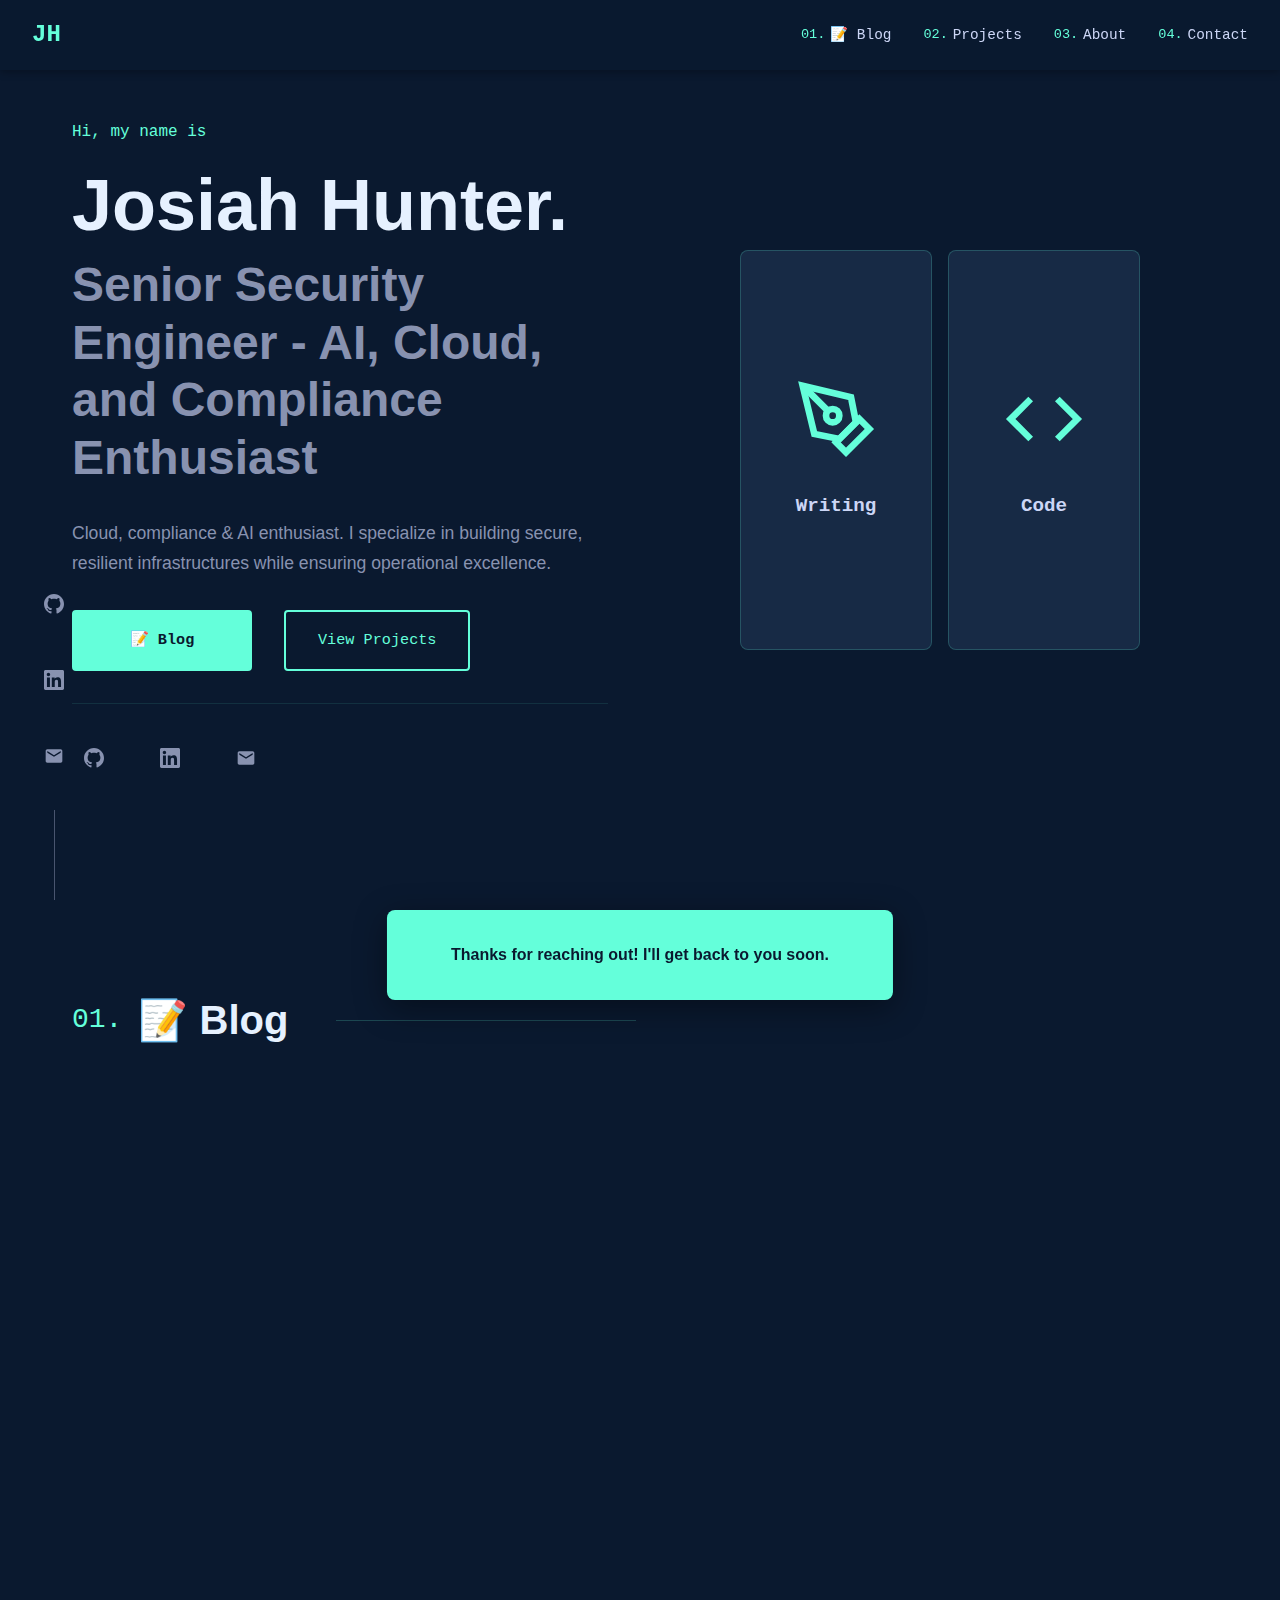
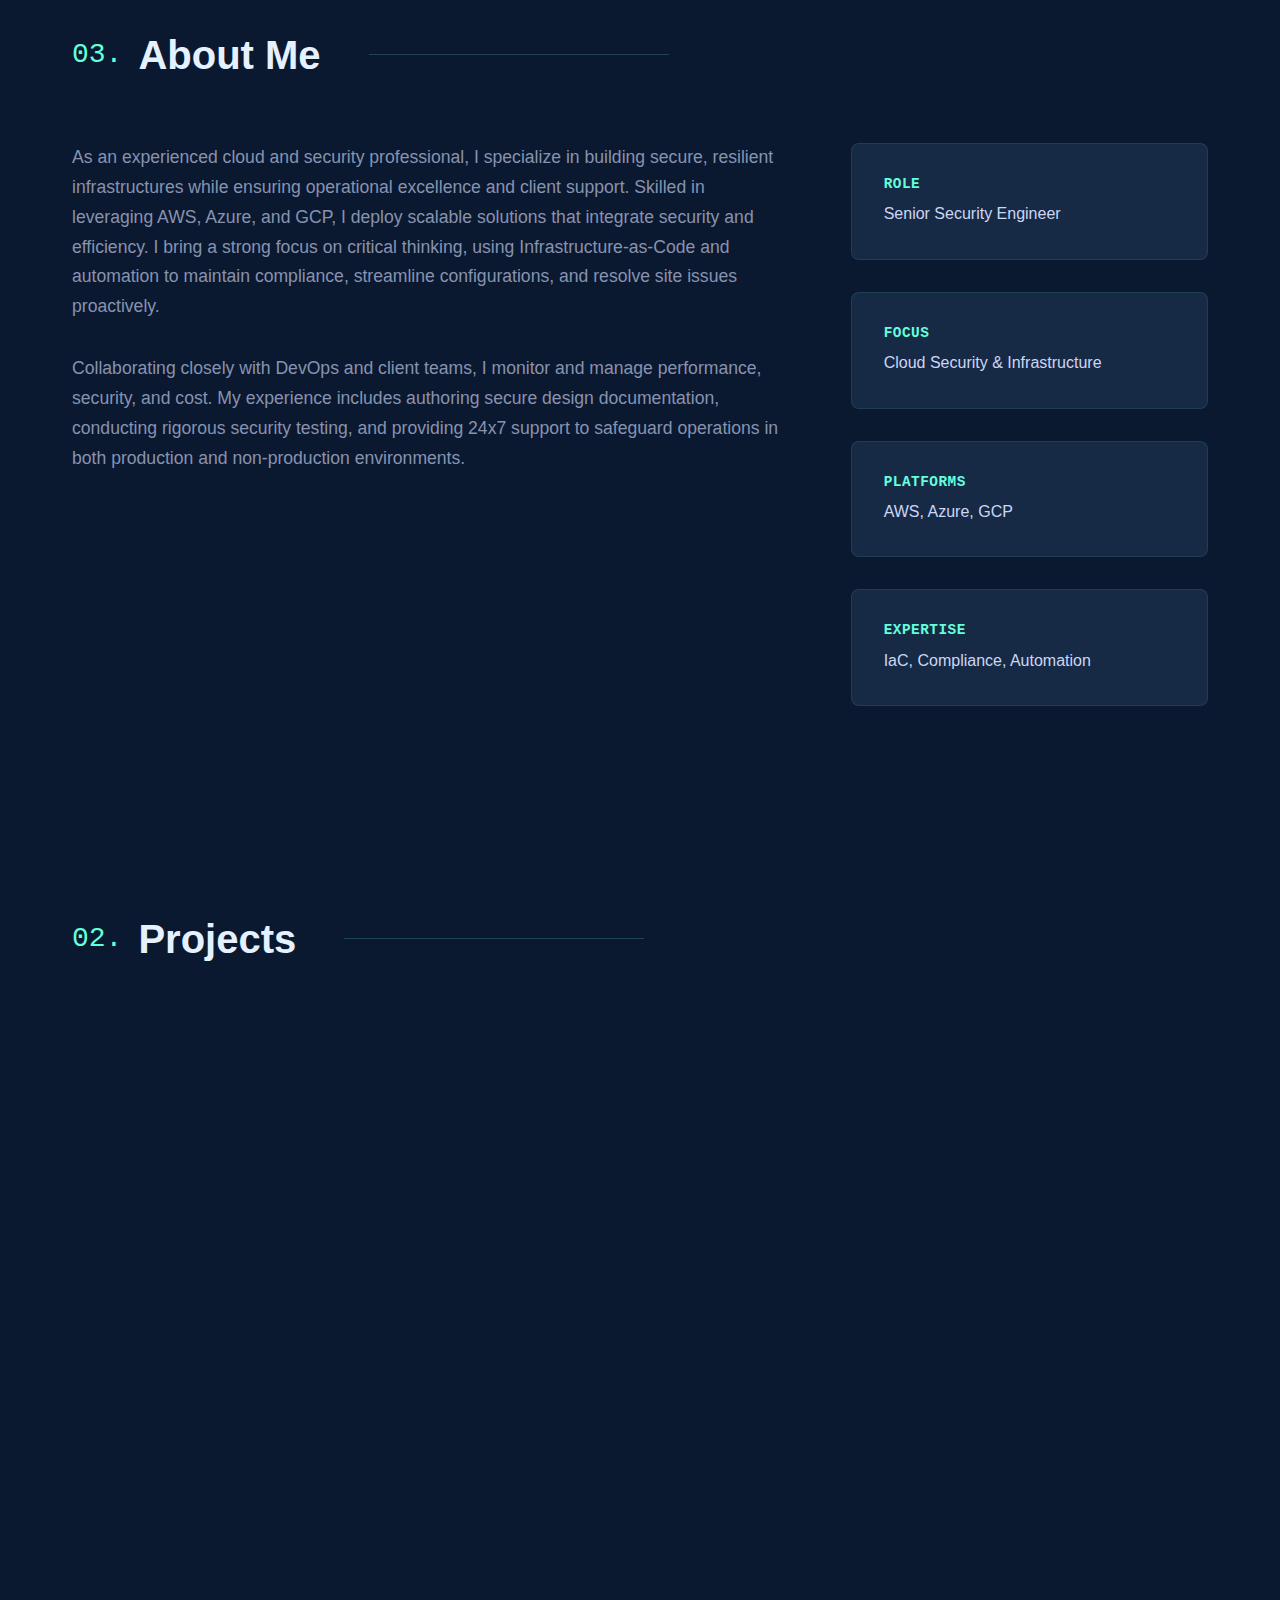
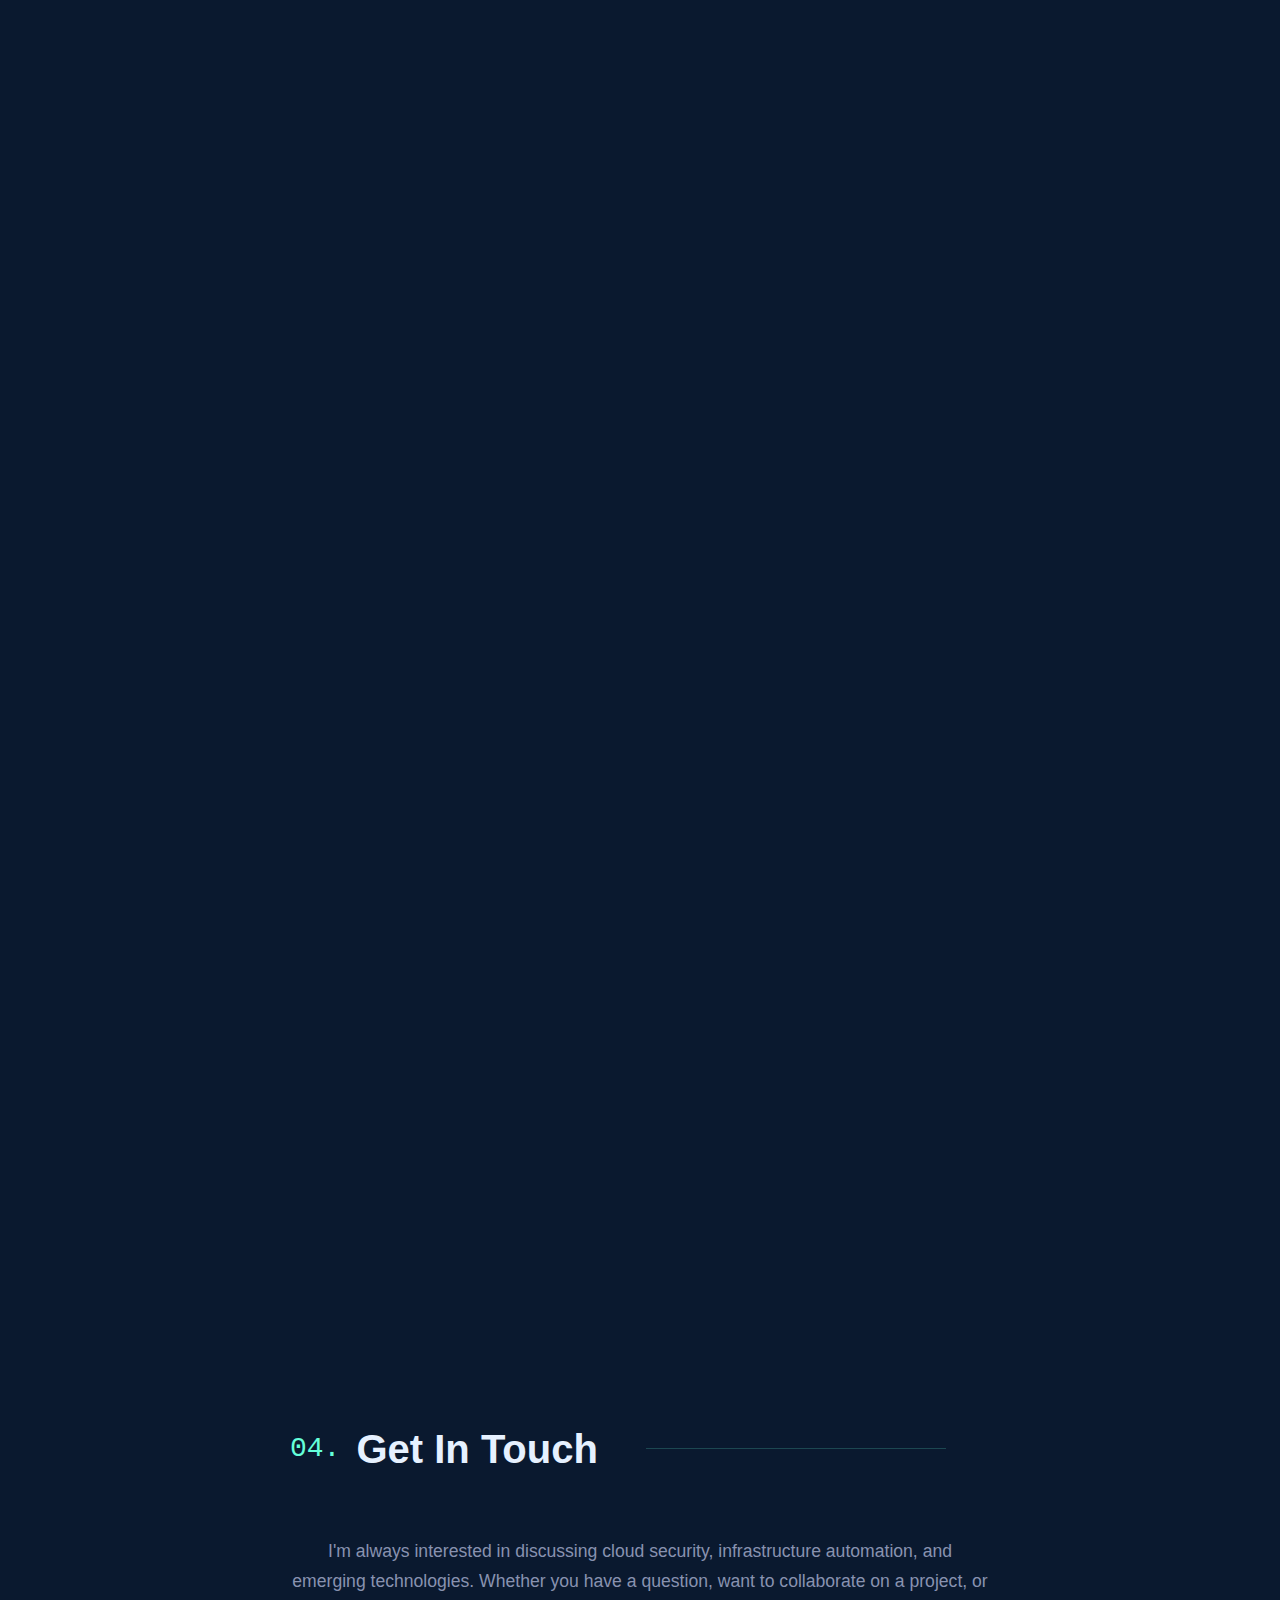
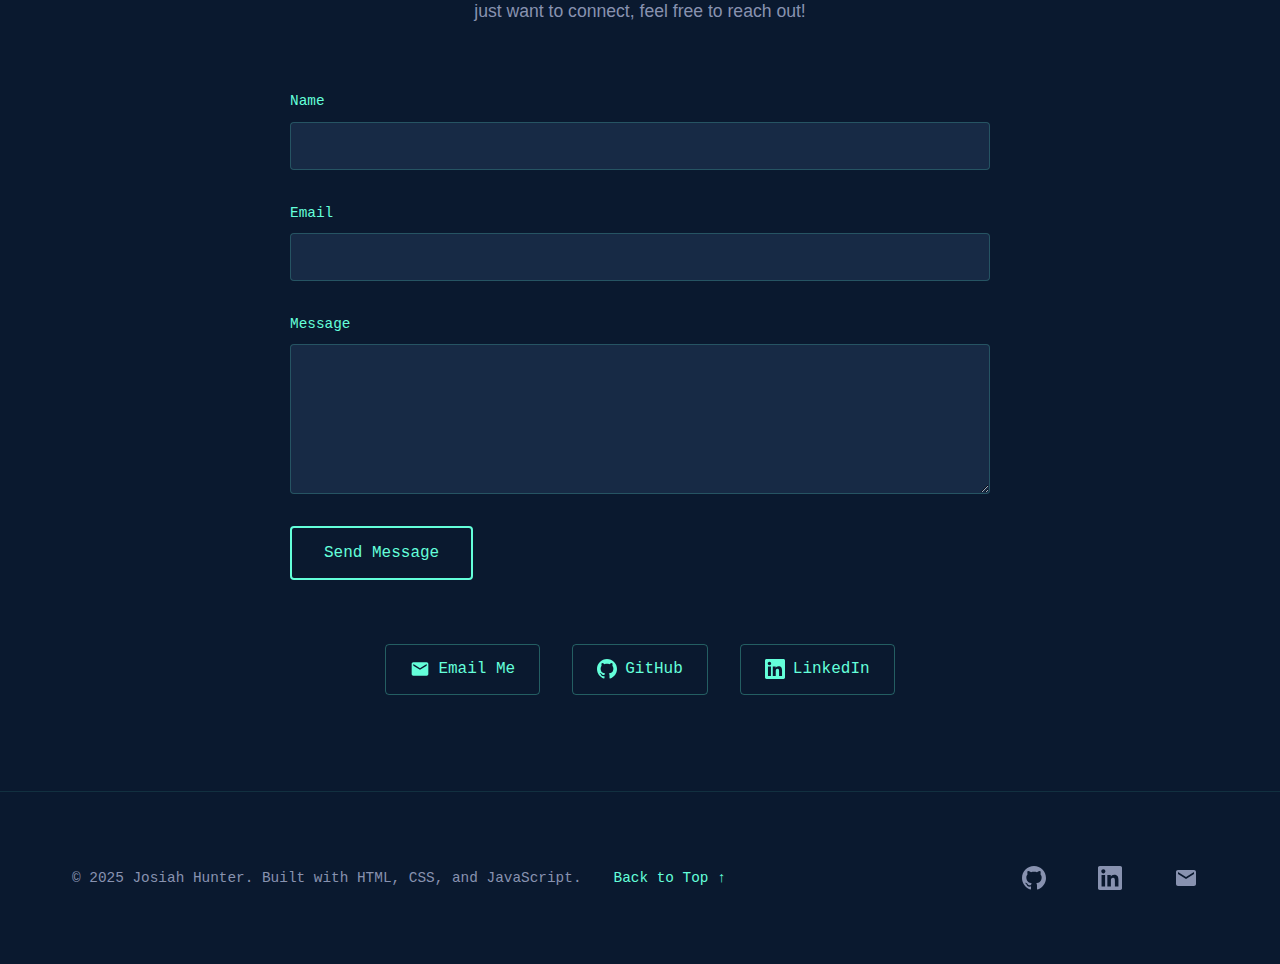
<file: index.html>
<!DOCTYPE html>
<html lang="en">
<head>
    <meta charset="UTF-8">
    <meta name="viewport" content="width=device-width, initial-scale=1.0">
    <meta name="description" content="Personal portfolio of Josiah Hunter - Senior Security Engineer specializing in cloud security, infrastructure automation, and compliance">
    <title>Josiah Hunter | Senior Security Engineer</title>
    <link rel="stylesheet" href="styles.css">
    <script src="script.js" defer></script>
</head>
<body>
    <!-- Sticky Navigation -->
    <nav class="nav" id="nav">
        <div class="nav__container">
            <a href="#hero" class="nav__logo">JH</a>
            <ul class="nav__menu" id="navMenu">
                <li class="nav__item">
                    <a href="#blog" class="nav__link">
                        <span class="nav__number">01.</span> 📝 Blog
                    </a>
                </li>
                <li class="nav__item">
                    <a href="#projects" class="nav__link">
                        <span class="nav__number">02.</span> Projects
                    </a>
                </li>
                <li class="nav__item">
                    <a href="#about" class="nav__link">
                        <span class="nav__number">03.</span> About
                    </a>
                </li>
                <li class="nav__item">
                    <a href="#contact" class="nav__link">
                        <span class="nav__number">04.</span> Contact
                    </a>
                </li>
            </ul>
            <!-- Mobile hamburger menu toggle -->
            <button class="nav__toggle" id="navToggle" aria-label="Toggle navigation">
                <span class="nav__toggle-line"></span>
                <span class="nav__toggle-line"></span>
                <span class="nav__toggle-line"></span>
            </button>
        </div>
    </nav>

    <!-- Fixed Social Sidebar (Desktop) -->
    <aside class="social-sidebar" aria-label="Social media links">
        <ul class="social-sidebar__list">
            <li class="social-sidebar__item">
                <a href="https://github.com/josiahH-cf" class="social-sidebar__link" target="_blank" rel="noopener noreferrer" aria-label="GitHub Profile">
                    <!-- TODO: Replace with your real GitHub username -->
                    <svg class="social-icon" viewBox="0 0 24 24" fill="currentColor">
                        <path d="M12 0c-6.626 0-12 5.373-12 12 0 5.302 3.438 9.8 8.207 11.387.599.111.793-.261.793-.577v-2.234c-3.338.726-4.033-1.416-4.033-1.416-.546-1.387-1.333-1.756-1.333-1.756-1.089-.745.083-.729.083-.729 1.205.084 1.839 1.237 1.839 1.237 1.07 1.834 2.807 1.304 3.492.997.107-.775.418-1.305.762-1.604-2.665-.305-5.467-1.334-5.467-5.931 0-1.311.469-2.381 1.236-3.221-.124-.303-.535-1.524.117-3.176 0 0 1.008-.322 3.301 1.23.957-.266 1.983-.399 3.003-.404 1.02.005 2.047.138 3.006.404 2.291-1.552 3.297-1.23 3.297-1.23.653 1.653.242 2.874.118 3.176.77.84 1.235 1.911 1.235 3.221 0 4.609-2.807 5.624-5.479 5.921.43.372.823 1.102.823 2.222v3.293c0 .319.192.694.801.576 4.765-1.589 8.199-6.086 8.199-11.386 0-6.627-5.373-12-12-12z"/>
                    </svg>
                </a>
            </li>
            <li class="social-sidebar__item">
                <a href="https://www.linkedin.com/in/josiahhunter/" class="social-sidebar__link" target="_blank" rel="noopener noreferrer" aria-label="LinkedIn Profile">
                    <!-- TODO: Replace with your real LinkedIn -->
                    <svg class="social-icon" viewBox="0 0 24 24" fill="currentColor">
                        <path d="M20.447 20.452h-3.554v-5.569c0-1.328-.027-3.037-1.852-3.037-1.853 0-2.136 1.445-2.136 2.939v5.667H9.351V9h3.414v1.561h.046c.477-.9 1.637-1.85 3.37-1.85 3.601 0 4.267 2.37 4.267 5.455v6.286zM5.337 7.433c-1.144 0-2.063-.926-2.063-2.065 0-1.138.92-2.063 2.063-2.063 1.14 0 2.064.925 2.064 2.063 0 1.139-.925 2.065-2.064 2.065zm1.782 13.019H3.555V9h3.564v11.452zM22.225 0H1.771C.792 0 0 .774 0 1.729v20.542C0 23.227.792 24 1.771 24h20.451C23.2 24 24 23.227 24 22.271V1.729C24 .774 23.2 0 22.222 0h.003z"/>
                    </svg>
                </a>
            </li>
            <li class="social-sidebar__item">
                <a href="mailto:josiah.hunter.it@gmail.com" class="social-sidebar__link" aria-label="Send Email" id="emailLink">
                    <!-- TODO: Replace with your real email -->
                    <svg class="social-icon" viewBox="0 0 24 24" fill="currentColor">
                        <path d="M20 4H4c-1.1 0-1.99.9-1.99 2L2 18c0 1.1.9 2 2 2h16c1.1 0 2-.9 2-2V6c0-1.1-.9-2-2-2zm0 4l-8 5-8-5V6l8 5 8-5v2z"/>
                    </svg>
                </a>
            </li>
        </ul>
        <div class="social-sidebar__line"></div>
    </aside>

    <!-- Hero Section -->
    <section class="hero" id="hero">
        <div class="hero__container">
            <!-- Left side: Text content -->
            <div class="hero__content fade-in">
                <p class="hero__greeting">Hi, my name is</p>
                <h1 class="hero__name">Josiah Hunter.</h1>
                <h2 class="hero__tagline">Senior Security Engineer - AI, Cloud, and Compliance Enthusiast</h2>
                <p class="hero__description">
                    Cloud, compliance & AI enthusiast. I specialize in building secure, resilient infrastructures while ensuring operational excellence.
                </p>
                <div class="hero__cta-group">
                    <a href="#blog" class="hero__cta hero__cta--primary">📝 Blog</a>
                    <a href="#projects" class="hero__cta hero__cta--secondary">View Projects</a>
                </div>

                <!-- Social Links in Hero -->
                <div class="hero__social">
                    <a href="https://github.com/josiahH-cf" class="hero__social-link" target="_blank" rel="noopener noreferrer" aria-label="GitHub">
                        <!-- TODO: Replace with your real GitHub -->
                        <svg class="social-icon" viewBox="0 0 24 24" fill="currentColor">
                            <path d="M12 0c-6.626 0-12 5.373-12 12 0 5.302 3.438 9.8 8.207 11.387.599.111.793-.261.793-.577v-2.234c-3.338.726-4.033-1.416-4.033-1.416-.546-1.387-1.333-1.756-1.333-1.756-1.089-.745.083-.729.083-.729 1.205.084 1.839 1.237 1.839 1.237 1.07 1.834 2.807 1.304 3.492.997.107-.775.418-1.305.762-1.604-2.665-.305-5.467-1.334-5.467-5.931 0-1.311.469-2.381 1.236-3.221-.124-.303-.535-1.524.117-3.176 0 0 1.008-.322 3.301 1.23.957-.266 1.983-.399 3.003-.404 1.02.005 2.047.138 3.006.404 2.291-1.552 3.297-1.23 3.297-1.23.653 1.653.242 2.874.118 3.176.77.84 1.235 1.911 1.235 3.221 0 4.609-2.807 5.624-5.479 5.921.43.372.823 1.102.823 2.222v3.293c0 .319.192.694.801.576 4.765-1.589 8.199-6.086 8.199-11.386 0-6.627-5.373-12-12-12z"/>
                        </svg>
                    </a>
                    <a href="https://www.linkedin.com/in/josiahhunter/" class="hero__social-link" target="_blank" rel="noopener noreferrer" aria-label="LinkedIn">
                        <!-- TODO: Replace with your real LinkedIn -->
                        <svg class="social-icon" viewBox="0 0 24 24" fill="currentColor">
                            <path d="M20.447 20.452h-3.554v-5.569c0-1.328-.027-3.037-1.852-3.037-1.853 0-2.136 1.445-2.136 2.939v5.667H9.351V9h3.414v1.561h.046c.477-.9 1.637-1.85 3.37-1.85 3.601 0 4.267 2.37 4.267 5.455v6.286zM5.337 7.433c-1.144 0-2.063-.926-2.063-2.065 0-1.138.92-2.063 2.063-2.063 1.14 0 2.064.925 2.064 2.063 0 1.139-.925 2.065-2.064 2.065zm1.782 13.019H3.555V9h3.564v11.452zM22.225 0H1.771C.792 0 0 .774 0 1.729v20.542C0 23.227.792 24 1.771 24h20.451C23.2 24 24 23.227 24 22.271V1.729C24 .774 23.2 0 22.222 0h.003z"/>
                        </svg>
                    </a>
                    <a href="mailto:josiah.hunter.it@gmail.com" class="hero__social-link" aria-label="Email">
                        <!-- TODO: Replace with your real email -->
                        <svg class="social-icon" viewBox="0 0 24 24" fill="currentColor">
                            <path d="M20 4H4c-1.1 0-1.99.9-1.99 2L2 18c0 1.1.9 2 2 2h16c1.1 0 2-.9 2-2V6c0-1.1-.9-2-2-2zm0 4l-8 5-8-5V6l8 5 8-5v2z"/>
                        </svg>
                    </a>
                </div>
            </div>

            <!-- Right side: Visual element -->
            <div class="hero__visual fade-in">
                <div class="split-card">
                    <a href="docs/blog.html" class="split-card__side split-card__side--design">
                        <svg class="split-card__icon" viewBox="0 0 24 24" fill="none" stroke="currentColor" stroke-width="2">
                            <path d="M12 19l7-7 3 3-7 7-3-3z"/>
                            <path d="M18 13l-1.5-7.5L2 2l3.5 14.5L13 18l5-5z"/>
                            <path d="M2 2l7.586 7.586"/>
                            <circle cx="11" cy="11" r="2"/>
                        </svg>
                        <span class="split-card__label">Writing</span>
                    </a>
                    <a href="#projects" class="split-card__side split-card__side--code">
                        <svg class="split-card__icon" viewBox="0 0 24 24" fill="none" stroke="currentColor" stroke-width="2">
                            <polyline points="16 18 22 12 16 6"/>
                            <polyline points="8 6 2 12 8 18"/>
                        </svg>
                        <span class="split-card__label">Code</span>
                    </a>
                </div>
            </div>
        </div>
    </section>

    <!-- Blog Section -->
    <section class="articles" id="blog">
        <div class="container">
            <h2 class="section-heading">
                <span class="section-heading__number">01.</span>
                <span class="section-heading__text">📝 Blog</span>
            </h2>

            <!-- Blog Project Banner -->
            <div class="campaign-banner reveal-on-scroll" data-href="docs/blog.html">
                <div class="campaign-banner__header">
                    <h3 class="campaign-banner__title">
                        31 Days of AI
                        <span class="campaign-banner__badge">Completed Series · Dec 2025</span>
                    </h3>
                    <span class="campaign-banner__counter">Archive Project</span>
                </div>
                <div class="campaign-banner__content">
                    <div class="campaign-banner__latest">
                        Series Final Entry: <a href="docs/article.html?post=31-days-ai-day-31.md">Day 31: The Most Important Thing I Learned in 31 Days of AI</a>
                    </div>
                    <p class="campaign-banner__desc">
                        The full December 2025 project is now complete and archived. New blog entries and future series will be published through the main blog hub.
                    </p>
                </div>
                <div class="campaign-banner__actions">
                    <a href="docs/31-days-of-ai.html" class="campaign-banner__link">
                        Browse 31 Days Archive &rarr;
                    </a>
                    <a href="docs/blog.html" class="campaign-banner__link">
                        Open Blog Hub &rarr;
                    </a>
                </div>
            </div>
        </div>
    </section>

    <!-- About Section -->
    <section class="about" id="about">
        <div class="container">
            <h2 class="section-heading">
                <span class="section-heading__number">03.</span>
                <span class="section-heading__text">About Me</span>
            </h2>
            
            <div class="about__content">
                <div class="about__text">
                    <p>
                        As an experienced cloud and security professional, I specialize in building secure, resilient infrastructures while ensuring operational excellence and client support. Skilled in leveraging AWS, Azure, and GCP, I deploy scalable solutions that integrate security and efficiency. I bring a strong focus on critical thinking, using Infrastructure-as-Code and automation to maintain compliance, streamline configurations, and resolve site issues proactively.
                    </p>
                    <p>
                        Collaborating closely with DevOps and client teams, I monitor and manage performance, security, and cost. My experience includes authoring secure design documentation, conducting rigorous security testing, and providing 24x7 support to safeguard operations in both production and non-production environments.
                    </p>
                </div>

                <div class="about__details">
                    <div class="detail-card">
                        <h3 class="detail-card__heading">Role</h3>
                        <p class="detail-card__text">Senior Security Engineer</p>
                    </div>
                    <div class="detail-card">
                        <h3 class="detail-card__heading">Focus</h3>
                        <p class="detail-card__text">Cloud Security & Infrastructure</p>
                    </div>
                    <div class="detail-card">
                        <h3 class="detail-card__heading">Platforms</h3>
                        <p class="detail-card__text">AWS, Azure, GCP</p>
                    </div>
                    <div class="detail-card">
                        <h3 class="detail-card__heading">Expertise</h3>
                        <p class="detail-card__text">IaC, Compliance, Automation</p>
                    </div>
                </div>
            </div>
        </div>
    </section>

    <!-- Projects Section -->
    <section class="projects" id="projects">
        <div class="container">
            <h2 class="section-heading">
                <span class="section-heading__number">02.</span>
                <span class="section-heading__text">Projects</span>
            </h2>

            <!-- TODO: Add your GitHub projects here -->

            <div class="projects__grid">
                <!-- Project 1: automatr -->
                <article class="project-card project-card--featured reveal-on-scroll" data-delay="0" data-href="https://github.com/josiahH-cf/automatr">
                    <div class="project-card__badges">
                        <span class="project-badge project-badge--featured">Featured</span>
                        <span class="project-badge project-badge--status project-badge--active">Active</span>
                    </div>
                    
                    <div class="project-card__thumbnail">
                        <div class="project-card__thumbnail-placeholder">
                            <svg viewBox="0 0 24 24" fill="none" stroke="currentColor" stroke-width="2">
                                <rect x="3" y="3" width="18" height="18" rx="2"/>
                                <path d="M3 9h18M9 21V9"/>
                            </svg>
                        </div>
                        <div class="project-card__thumbnail-overlay">
                            <span class="project-card__view-hint">View Project →</span>
                        </div>
                    </div>
                    
                    <div class="project-card__content">
                        <div class="project-card__header">
                            <div class="project-card__language">
                                <span class="language-dot language-dot--python"></span>
                                <span class="language-name">Makefile</span>
                            </div>
                            <time class="project-card__updated">Recently updated</time>
                        </div>
                        
                        <h3 class="project-card__title">automatr</h3>
                        <p class="project-card__description">
                            Automation toolkit for streamlining development workflows and infrastructure management tasks.
                        </p>
                        
                        <ul class="project-card__tech">
                            <li class="tech-badge">Makefile</li>
                            <li class="tech-badge">Shell</li>
                            <li class="tech-badge">Python</li>
                        </ul>
                        
                        <div class="project-card__footer">
                            <div class="project-stats">
                                <span class="project-stat">
                                    <svg class="project-stat__icon" viewBox="0 0 16 16" fill="currentColor">
                                        <path d="M8 .25a.75.75 0 01.673.418l1.882 3.815 4.21.612a.75.75 0 01.416 1.279l-3.046 2.97.719 4.192a.75.75 0 01-1.088.791L8 12.347l-3.766 1.98a.75.75 0 01-1.088-.79l.72-4.194L.818 6.374a.75.75 0 01.416-1.28l4.21-.611L7.327.668A.75.75 0 018 .25z"/>
                                    </svg>
                                    <span class="project-stat__count">0</span>
                                </span>
                                <span class="project-stat">
                                    <svg class="project-stat__icon" viewBox="0 0 16 16" fill="currentColor">
                                        <path d="M5 5.372v.878c0 .414.336.75.75.75h4.5a.75.75 0 00.75-.75v-.878a2.25 2.25 0 111.5 0v.878a2.25 2.25 0 01-2.25 2.25h-1.5v2.128a2.251 2.251 0 11-1.5 0V8.5h-1.5A2.25 2.25 0 013 6.25v-.878a2.25 2.25 0 111.5 0zM5 3.25a.75.75 0 11-1.5 0 .75.75 0 011.5 0zm6.75.75a.75.75 0 100-1.5.75.75 0 000 1.5zm-3 8.75a.75.75 0 100-1.5.75.75 0 000 1.5z"/>
                                    </svg>
                                    <span class="project-stat__count">0</span>
                                </span>
                            </div>
                            <div class="project-card__links">
                                <a href="https://github.com/josiahH-cf/automatr" class="project-card__link" target="_blank" rel="noopener noreferrer">
                                    <svg class="project-card__link-icon" viewBox="0 0 16 16" fill="currentColor">
                                        <path d="M8 0C3.58 0 0 3.58 0 8c0 3.54 2.29 6.53 5.47 7.59.4.07.55-.17.55-.38 0-.19-.01-.82-.01-1.49-2.01.37-2.53-.49-2.69-.94-.09-.23-.48-.94-.82-1.13-.28-.15-.68-.52-.01-.53.63-.01 1.08.58 1.23.82.72 1.21 1.87.87 2.33.66.07-.52.28-.87.51-1.07-1.78-.2-3.64-.89-3.64-3.95 0-.87.31-1.59.82-2.15-.08-.2-.36-1.02.08-2.12 0 0 .67-.21 2.2.82.64-.18 1.32-.27 2-.27.68 0 1.36.09 2 .27 1.53-1.04 2.2-.82 2.2-.82.44 1.1.16 1.92.08 2.12.51.56.82 1.27.82 2.15 0 3.07-1.87 3.75-3.65 3.95.29.25.54.73.54 1.48 0 1.07-.01 1.93-.01 2.2 0 .21.15.46.55.38A8.013 8.013 0 0016 8c0-4.42-3.58-8-8-8z"/>
                                    </svg>
                                    GitHub
                                </a>
                            </div>
                        </div>
                    </div>
                </article>

                <!-- Project 2: feature-capsule-kit -->
                <article class="project-card project-card--featured reveal-on-scroll" data-delay="100" data-href="https://github.com/josiahH-cf/feature-capsule-kit">
                    <div class="project-card__badges">
                        <span class="project-badge project-badge--featured">Featured</span>
                        <span class="project-badge project-badge--status project-badge--active">Active</span>
                    </div>
                    
                    <div class="project-card__thumbnail">
                        <div class="project-card__thumbnail-placeholder">
                            <svg viewBox="0 0 24 24" fill="none" stroke="currentColor" stroke-width="2">
                                <path d="M9 11l3 3L22 4"/>
                                <path d="M21 12v7a2 2 0 01-2 2H5a2 2 0 01-2-2V5a2 2 0 012-2h11"/>
                            </svg>
                        </div>
                        <div class="project-card__thumbnail-overlay">
                            <span class="project-card__view-hint">View Project →</span>
                        </div>
                    </div>
                    
                    <div class="project-card__content">
                        <div class="project-card__header">
                            <div class="project-card__language">
                                <span class="language-dot language-dot--python"></span>
                                <span class="language-name">Python</span>
                            </div>
                            <time class="project-card__updated">Recently updated</time>
                        </div>
                        
                        <h3 class="project-card__title">feature-capsule-kit</h3>
                        <p class="project-card__description">
                            Agnostic agentic feature kit for building modular, reusable components in AI-powered applications.
                        </p>
                        
                        <ul class="project-card__tech">
                            <li class="tech-badge">Python</li>
                            <li class="tech-badge">Shell</li>
                        </ul>
                        
                        <div class="project-card__footer">
                            <div class="project-stats">
                                <span class="project-stat">
                                    <svg class="project-stat__icon" viewBox="0 0 16 16" fill="currentColor">
                                        <path d="M8 .25a.75.75 0 01.673.418l1.882 3.815 4.21.612a.75.75 0 01.416 1.279l-3.046 2.97.719 4.192a.75.75 0 01-1.088.791L8 12.347l-3.766 1.98a.75.75 0 01-1.088-.79l.72-4.194L.818 6.374a.75.75 0 01.416-1.28l4.21-.611L7.327.668A.75.75 0 018 .25z"/>
                                    </svg>
                                    <span class="project-stat__count">0</span>
                                </span>
                                <span class="project-stat">
                                    <svg class="project-stat__icon" viewBox="0 0 16 16" fill="currentColor">
                                        <path d="M5 5.372v.878c0 .414.336.75.75.75h4.5a.75.75 0 00.75-.75v-.878a2.25 2.25 0 111.5 0v.878a2.25 2.25 0 01-2.25 2.25h-1.5v2.128a2.251 2.251 0 11-1.5 0V8.5h-1.5A2.25 2.25 0 013 6.25v-.878a2.25 2.25 0 111.5 0zM5 3.25a.75.75 0 11-1.5 0 .75.75 0 011.5 0zm6.75.75a.75.75 0 100-1.5.75.75 0 000 1.5zm-3 8.75a.75.75 0 100-1.5.75.75 0 000 1.5z"/>
                                    </svg>
                                    <span class="project-stat__count">0</span>
                                </span>
                            </div>
                            <div class="project-card__links">
                                <a href="https://github.com/josiahH-cf/feature-capsule-kit" class="project-card__link" target="_blank" rel="noopener noreferrer">
                                    <svg class="project-card__link-icon" viewBox="0 0 16 16" fill="currentColor">
                                        <path d="M8 0C3.58 0 0 3.58 0 8c0 3.54 2.29 6.53 5.47 7.59.4.07.55-.17.55-.38 0-.19-.01-.82-.01-1.49-2.01.37-2.53-.49-2.69-.94-.09-.23-.48-.94-.82-1.13-.28-.15-.68-.52-.01-.53.63-.01 1.08.58 1.23.82.72 1.21 1.87.87 2.33.66.07-.52.28-.87.51-1.07-1.78-.2-3.64-.89-3.64-3.95 0-.87.31-1.59.82-2.15-.08-.2-.36-1.02.08-2.12 0 0 .67-.21 2.2.82.64-.18 1.32-.27 2-.27.68 0 1.36.09 2 .27 1.53-1.04 2.2-.82 2.2-.82.44 1.1.16 1.92.08 2.12.51.56.82 1.27.82 2.15 0 3.07-1.87 3.75-3.65 3.95.29.25.54.73.54 1.48 0 1.07-.01 1.93-.01 2.2 0 .21.15.46.55.38A8.013 8.013 0 0016 8c0-4.42-3.58-8-8-8z"/>
                                    </svg>
                                    GitHub
                                </a>
                            </div>
                        </div>
                    </div>
                </article>

                <!-- Project 3: theproductiveprompter (this site) -->
                <article class="project-card reveal-on-scroll" data-delay="200" data-href="https://github.com/josiahH-cf/theproductiveprompter">
                    <div class="project-card__badges">
                        <span class="project-badge project-badge--status project-badge--maintained">Live</span>
                    </div>
                    
                    <div class="project-card__thumbnail">
                        <div class="project-card__thumbnail-placeholder">
                            <svg viewBox="0 0 24 24" fill="none" stroke="currentColor" stroke-width="2">
                                <path d="M20 7h-9M14 17H5M21 12H5M9 17l3-5-3-5"/>
                            </svg>
                        </div>
                        <div class="project-card__thumbnail-overlay">
                            <span class="project-card__view-hint">View Project →</span>
                        </div>
                    </div>
                    
                    <div class="project-card__content">
                        <div class="project-card__header">
                            <div class="project-card__language">
                                <span class="language-dot language-dot--javascript"></span>
                                <span class="language-name">HTML</span>
                            </div>
                            <time class="project-card__updated">Recently updated</time>
                        </div>
                        
                        <h3 class="project-card__title">theproductiveprompter</h3>
                        <p class="project-card__description">
                            Personal portfolio and blog site showcasing articles on AI, security engineering, and cloud infrastructure. Built with vanilla HTML, CSS, and JavaScript.
                        </p>
                        
                        <ul class="project-card__tech">
                            <li class="tech-badge">HTML</li>
                            <li class="tech-badge">CSS</li>
                            <li class="tech-badge">JavaScript</li>
                        </ul>
                        
                        <div class="project-card__footer">
                            <div class="project-stats">
                                <span class="project-stat">
                                    <svg class="project-stat__icon" viewBox="0 0 16 16" fill="currentColor">
                                        <path d="M8 .25a.75.75 0 01.673.418l1.882 3.815 4.21.612a.75.75 0 01.416 1.279l-3.046 2.97.719 4.192a.75.75 0 01-1.088.791L8 12.347l-3.766 1.98a.75.75 0 01-1.088-.79l.72-4.194L.818 6.374a.75.75 0 01.416-1.28l4.21-.611L7.327.668A.75.75 0 018 .25z"/>
                                    </svg>
                                    <span class="project-stat__count">0</span>
                                </span>
                                <span class="project-stat">
                                    <svg class="project-stat__icon" viewBox="0 0 16 16" fill="currentColor">
                                        <path d="M5 5.372v.878c0 .414.336.75.75.75h4.5a.75.75 0 00.75-.75v-.878a2.25 2.25 0 111.5 0v.878a2.25 2.25 0 01-2.25 2.25h-1.5v2.128a2.251 2.251 0 11-1.5 0V8.5h-1.5A2.25 2.25 0 013 6.25v-.878a2.25 2.25 0 111.5 0zM5 3.25a.75.75 0 11-1.5 0 .75.75 0 011.5 0zm6.75.75a.75.75 0 100-1.5.75.75 0 000 1.5zm-3 8.75a.75.75 0 100-1.5.75.75 0 000 1.5z"/>
                                    </svg>
                                    <span class="project-stat__count">0</span>
                                </span>
                            </div>
                            <div class="project-card__links">
                                <a href="https://github.com/josiahH-cf/theproductiveprompter" class="project-card__link" target="_blank" rel="noopener noreferrer">
                                    <svg class="project-card__link-icon" viewBox="0 0 16 16" fill="currentColor">
                                        <path d="M8 0C3.58 0 0 3.58 0 8c0 3.54 2.29 6.53 5.47 7.59.4.07.55-.17.55-.38 0-.19-.01-.82-.01-1.49-2.01.37-2.53-.49-2.69-.94-.09-.23-.48-.94-.82-1.13-.28-.15-.68-.52-.01-.53.63-.01 1.08.58 1.23.82.72 1.21 1.87.87 2.33.66.07-.52.28-.87.51-1.07-1.78-.2-3.64-.89-3.64-3.95 0-.87.31-1.59.82-2.15-.08-.2-.36-1.02.08-2.12 0 0 .67-.21 2.2.82.64-.18 1.32-.27 2-.27.68 0 1.36.09 2 .27 1.53-1.04 2.2-.82 2.2-.82.44 1.1.16 1.92.08 2.12.51.56.82 1.27.82 2.15 0 3.07-1.87 3.75-3.65 3.95.29.25.54.73.54 1.48 0 1.07-.01 1.93-.01 2.2 0 .21.15.46.55.38A8.013 8.013 0 0016 8c0-4.42-3.58-8-8-8z"/>
                                    </svg>
                                    GitHub
                                </a>
                            </div>
                        </div>
                    </div>
                </article>
            </div>
        </div>
    </section>

    <!-- Contact Section -->
    <section class="contact" id="contact">
        <div class="container">
            <h2 class="section-heading">
                <span class="section-heading__number">04.</span>
                <span class="section-heading__text">Get In Touch</span>
            </h2>

            <div class="contact__content">
                <p class="contact__text">
                    I'm always interested in discussing cloud security, infrastructure automation, and emerging technologies. Whether you have a question, want to collaborate on a project, or just want to connect, feel free to reach out!
                </p>

                <!-- Contact Form -->
                <form class="contact-form" id="contactForm">
                    <div class="contact-form__group">
                        <label for="name" class="contact-form__label">Name</label>
                        <input 
                            type="text" 
                            id="name" 
                            name="name" 
                            class="contact-form__input" 
                            required
                        >
                    </div>

                    <div class="contact-form__group">
                        <label for="email" class="contact-form__label">Email</label>
                        <input 
                            type="email" 
                            id="email" 
                            name="email" 
                            class="contact-form__input" 
                            required
                        >
                    </div>

                    <div class="contact-form__group">
                        <label for="message" class="contact-form__label">Message</label>
                        <textarea 
                            id="message" 
                            name="message" 
                            class="contact-form__textarea" 
                            rows="5" 
                            required
                        ></textarea>
                    </div>

                    <button type="submit" class="contact-form__submit">Send Message</button>
                </form>

                <!-- Direct Contact Links -->
                <div class="contact__links">
                    <a href="mailto:josiah.hunter.it@gmail.com" class="contact__link">
                        <svg class="contact__link-icon" viewBox="0 0 24 24" fill="currentColor">
                            <path d="M20 4H4c-1.1 0-1.99.9-1.99 2L2 18c0 1.1.9 2 2 2h16c1.1 0 2-.9 2-2V6c0-1.1-.9-2-2-2zm0 4l-8 5-8-5V6l8 5 8-5v2z"/>
                        </svg>
                        <span>Email Me</span>
                    </a>
                    <a href="https://github.com/josiahH-cf" class="contact__link" target="_blank" rel="noopener noreferrer">
                        <!-- TODO: Replace with your real GitHub -->
                        <svg class="contact__link-icon" viewBox="0 0 24 24" fill="currentColor">
                            <path d="M12 0c-6.626 0-12 5.373-12 12 0 5.302 3.438 9.8 8.207 11.387.599.111.793-.261.793-.577v-2.234c-3.338.726-4.033-1.416-4.033-1.416-.546-1.387-1.333-1.756-1.333-1.756-1.089-.745.083-.729.083-.729 1.205.084 1.839 1.237 1.839 1.237 1.07 1.834 2.807 1.304 3.492.997.107-.775.418-1.305.762-1.604-2.665-.305-5.467-1.334-5.467-5.931 0-1.311.469-2.381 1.236-3.221-.124-.303-.535-1.524.117-3.176 0 0 1.008-.322 3.301 1.23.957-.266 1.983-.399 3.003-.404 1.02.005 2.047.138 3.006.404 2.291-1.552 3.297-1.23 3.297-1.23.653 1.653.242 2.874.118 3.176.77.84 1.235 1.911 1.235 3.221 0 4.609-2.807 5.624-5.479 5.921.43.372.823 1.102.823 2.222v3.293c0 .319.192.694.801.576 4.765-1.589 8.199-6.086 8.199-11.386 0-6.627-5.373-12-12-12z"/>
                        </svg>
                        <span>GitHub</span>
                    </a>
                    <a href="https://www.linkedin.com/in/josiahhunter/" class="contact__link" target="_blank" rel="noopener noreferrer">
                        <svg class="contact__link-icon" viewBox="0 0 24 24" fill="currentColor">
                            <path d="M20.447 20.452h-3.554v-5.569c0-1.328-.027-3.037-1.852-3.037-1.853 0-2.136 1.445-2.136 2.939v5.667H9.351V9h3.414v1.561h.046c.477-.9 1.637-1.85 3.37-1.85 3.601 0 4.267 2.37 4.267 5.455v6.286zM5.337 7.433c-1.144 0-2.063-.926-2.063-2.065 0-1.138.92-2.063 2.063-2.063 1.14 0 2.064.925 2.064 2.063 0 1.139-.925 2.065-2.064 2.065zm1.782 13.019H3.555V9h3.564v11.452zM22.225 0H1.771C.792 0 0 .774 0 1.729v20.542C0 23.227.792 24 1.771 24h20.451C23.2 24 24 23.227 24 22.271V1.729C24 .774 23.2 0 22.222 0h.003z"/>
                        </svg>
                        <span>LinkedIn</span>
                    </a>
                </div>
            </div>
        </div>
    </section>

    <!-- Footer -->
    <footer class="footer">
        <div class="container">
            <div class="footer__content">
                <div class="footer__info">
                    <p class="footer__text">
                        &copy; 2025 Josiah Hunter. Built with HTML, CSS, and JavaScript.
                    </p>
                    <a href="#hero" class="footer__back-to-top">Back to Top ↑</a>
                </div>
                <div class="footer__social">
                    <a href="https://github.com/josiahH-cf" class="footer__social-link" target="_blank" rel="noopener noreferrer" aria-label="GitHub">
                        <!-- TODO: Replace with your real GitHub -->
                        <svg class="social-icon social-icon--large" viewBox="0 0 24 24" fill="currentColor">
                            <path d="M12 0c-6.626 0-12 5.373-12 12 0 5.302 3.438 9.8 8.207 11.387.599.111.793-.261.793-.577v-2.234c-3.338.726-4.033-1.416-4.033-1.416-.546-1.387-1.333-1.756-1.333-1.756-1.089-.745.083-.729.083-.729 1.205.084 1.839 1.237 1.839 1.237 1.07 1.834 2.807 1.304 3.492.997.107-.775.418-1.305.762-1.604-2.665-.305-5.467-1.334-5.467-5.931 0-1.311.469-2.381 1.236-3.221-.124-.303-.535-1.524.117-3.176 0 0 1.008-.322 3.301 1.23.957-.266 1.983-.399 3.003-.404 1.02.005 2.047.138 3.006.404 2.291-1.552 3.297-1.23 3.297-1.23.653 1.653.242 2.874.118 3.176.77.84 1.235 1.911 1.235 3.221 0 4.609-2.807 5.624-5.479 5.921.43.372.823 1.102.823 2.222v3.293c0 .319.192.694.801.576 4.765-1.589 8.199-6.086 8.199-11.386 0-6.627-5.373-12-12-12z"/>
                        </svg>
                    </a>
                    <a href="https://www.linkedin.com/in/josiahhunter/" class="footer__social-link" target="_blank" rel="noopener noreferrer" aria-label="LinkedIn">
                        <svg class="social-icon social-icon--large" viewBox="0 0 24 24" fill="currentColor">
                            <path d="M20.447 20.452h-3.554v-5.569c0-1.328-.027-3.037-1.852-3.037-1.853 0-2.136 1.445-2.136 2.939v5.667H9.351V9h3.414v1.561h.046c.477-.9 1.637-1.85 3.37-1.85 3.601 0 4.267 2.37 4.267 5.455v6.286zM5.337 7.433c-1.144 0-2.063-.926-2.063-2.065 0-1.138.92-2.063 2.063-2.063 1.14 0 2.064.925 2.064 2.063 0 1.139-.925 2.065-2.064 2.065zm1.782 13.019H3.555V9h3.564v11.452zM22.225 0H1.771C.792 0 0 .774 0 1.729v20.542C0 23.227.792 24 1.771 24h20.451C23.2 24 24 23.227 24 22.271V1.729C24 .774 23.2 0 22.222 0h.003z"/>
                        </svg>
                    </a>
                    <a href="mailto:josiah.hunter.it@gmail.com" class="footer__social-link" aria-label="Email">
                        <svg class="social-icon social-icon--large" viewBox="0 0 24 24" fill="currentColor">
                            <path d="M20 4H4c-1.1 0-1.99.9-1.99 2L2 18c0 1.1.9 2 2 2h16c1.1 0 2-.9 2-2V6c0-1.1-.9-2-2-2zm0 4l-8 5-8-5V6l8 5 8-5v2z"/>
                        </svg>
                    </a>
                </div>
            </div>
        </div>
    </footer>

    <!-- Success Message (hidden by default) -->
    <div class="success-message" id="successMessage">
        <p>Thanks for reaching out! I'll get back to you soon.</p>
    </div>
</body>
</html>
</file>
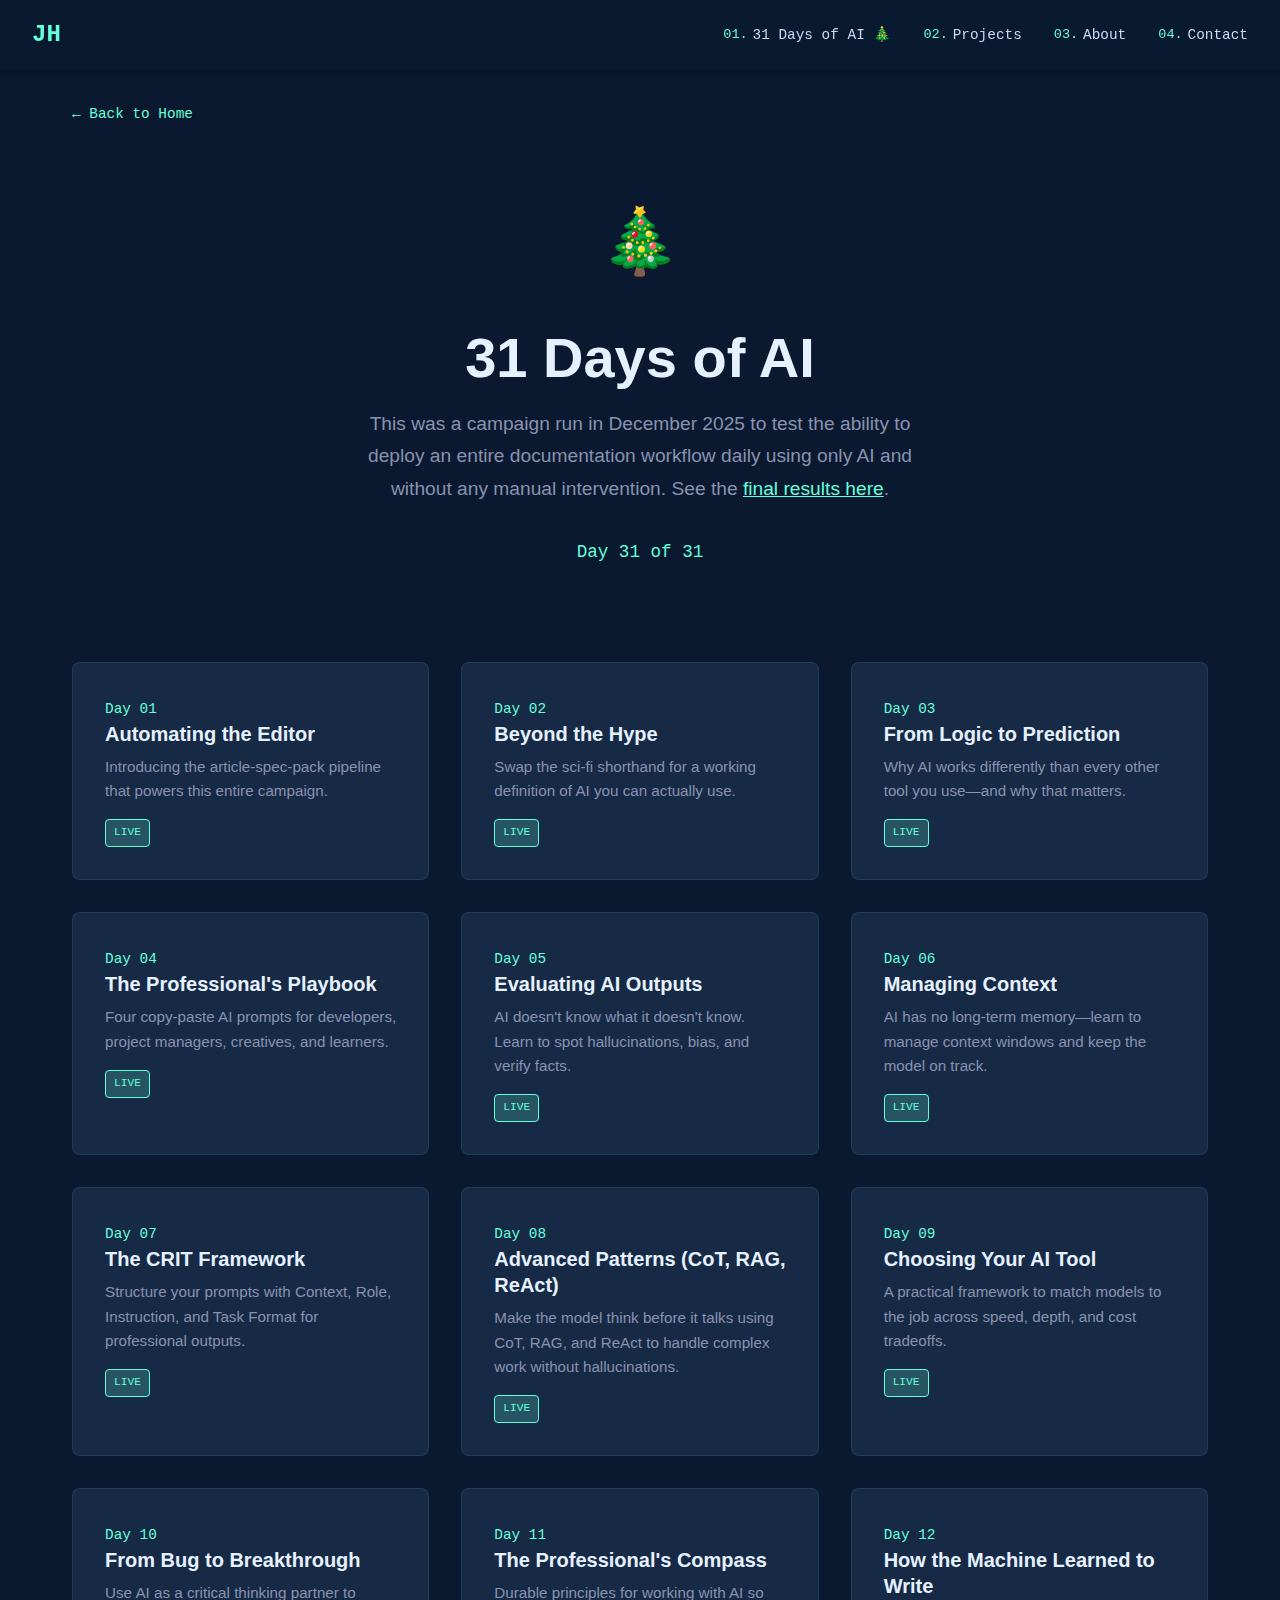
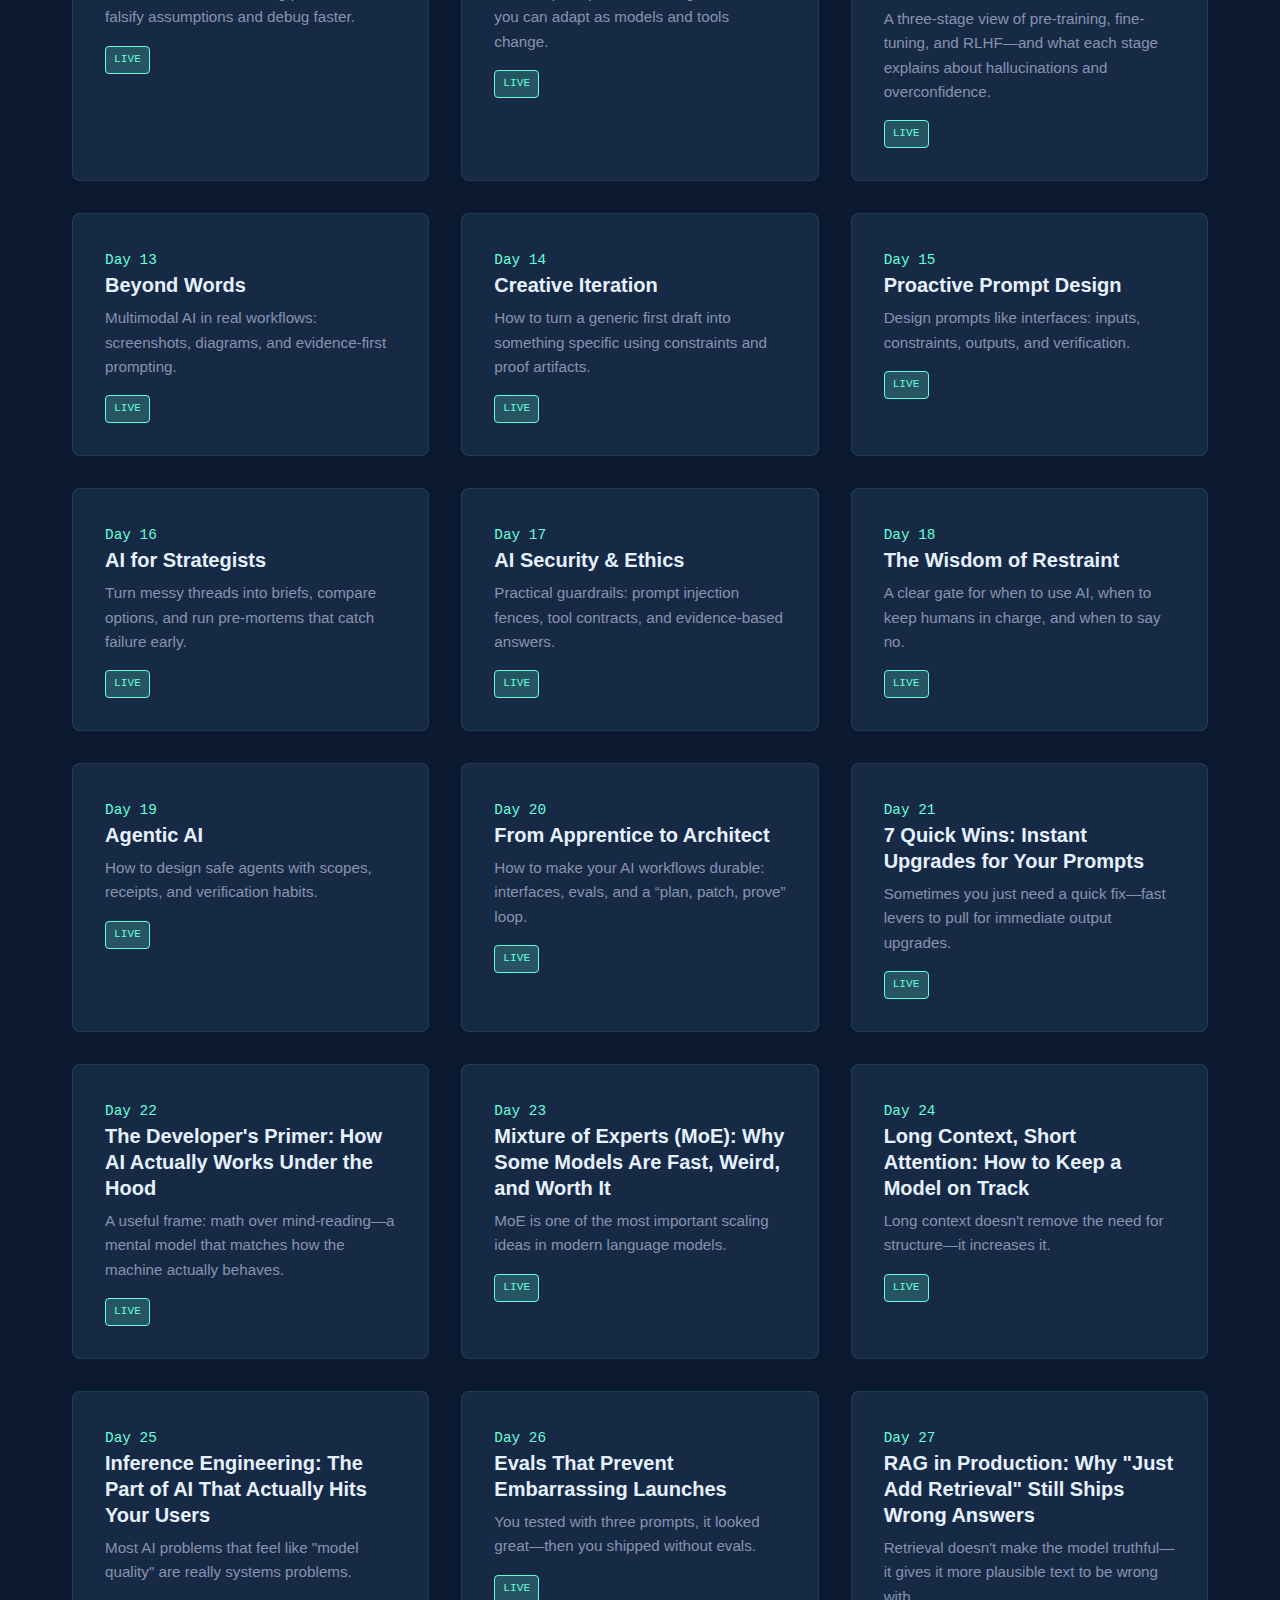
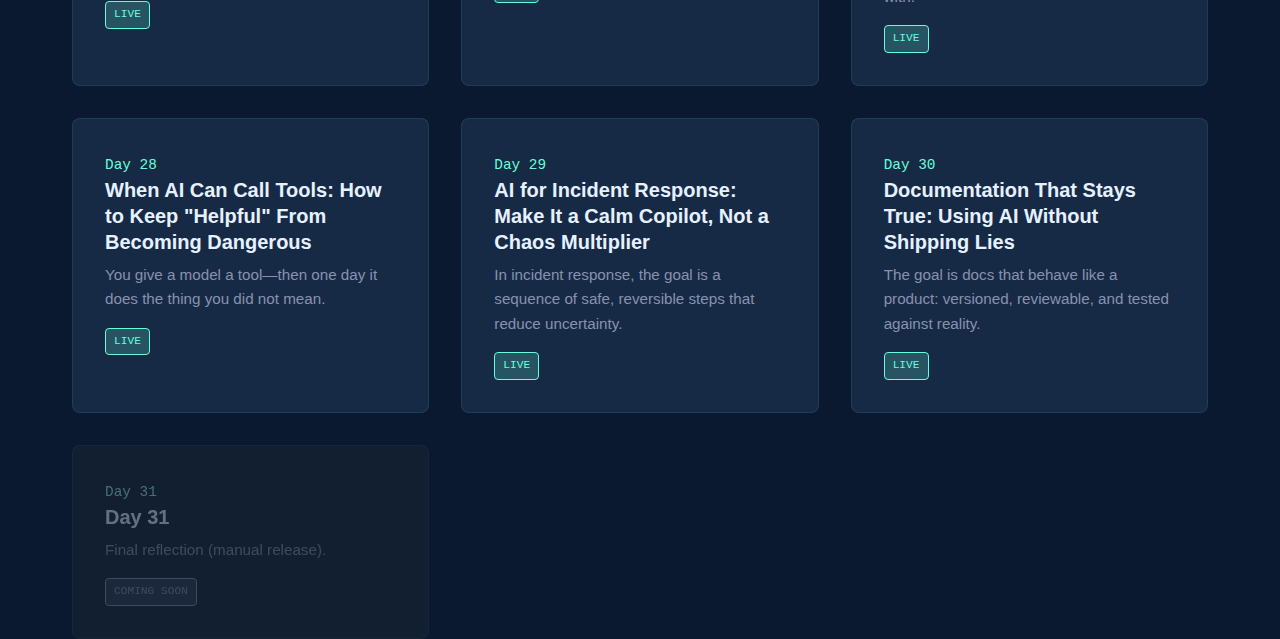
<file: docs/31-days-of-ai.html>
<!DOCTYPE html>
<html lang="en">
<head>
    <meta charset="UTF-8">
    <meta name="viewport" content="width=device-width, initial-scale=1.0">
    <meta name="description" content="31 Days of AI - A daily challenge to build, write, or automate something with AI every day for a month.">
    <title>🎄 31 Days of AI | Josiah Hunter</title>
    <link rel="stylesheet" href="../styles.css">
    <style>
        .days-page {
            padding-top: 100px;
            min-height: 100vh;
        }

        .days-page__header {
            text-align: center;
            margin-bottom: var(--spacing-xl);
        }

        .days-page__emoji {
            font-size: 4rem;
            display: block;
            margin-bottom: var(--spacing-md);
        }

        .days-page__title {
            font-size: clamp(2rem, 5vw, 3.5rem);
            color: var(--color-heading);
            margin-bottom: var(--spacing-sm);
        }

        .days-page__subtitle {
            font-size: 1.2rem;
            color: var(--color-text-secondary);
            max-width: 600px;
            margin: 0 auto;
            line-height: 1.7;
        }

        .days-page__counter {
            font-family: var(--font-mono);
            color: var(--color-accent);
            font-size: 1.1rem;
            margin-top: var(--spacing-md);
        }

        .days-grid {
            display: grid;
            grid-template-columns: repeat(auto-fill, minmax(280px, 1fr));
            gap: var(--spacing-md);
            margin-top: var(--spacing-lg);
        }

        .day-card {
            background-color: var(--color-bg-card);
            border: 1px solid rgba(100, 255, 218, 0.1);
            border-radius: var(--border-radius-lg);
            padding: var(--spacing-md);
            transition: all var(--transition-base);
            text-decoration: none;
            display: block;
        }

        .day-card:hover {
            transform: translateY(-5px);
            border-color: var(--color-accent);
            box-shadow: 0 10px 40px rgba(100, 255, 218, 0.15);
        }

        .day-card--locked {
            opacity: 0.4;
            pointer-events: none;
            filter: grayscale(50%);
        }

        .day-card__number {
            font-family: var(--font-mono);
            font-size: 0.9rem;
            color: var(--color-accent);
            margin-bottom: var(--spacing-xs);
        }

        .day-card__title {
            font-size: 1.25rem;
            color: var(--color-heading);
            margin-bottom: var(--spacing-xs);
            line-height: 1.3;
        }

        .day-card__summary {
            font-size: 0.95rem;
            color: var(--color-text-secondary);
            line-height: 1.6;
        }

        .day-card__badge {
            display: inline-block;
            font-family: var(--font-mono);
            font-size: 0.7rem;
            padding: 0.25rem 0.5rem;
            border-radius: var(--border-radius);
            margin-top: var(--spacing-sm);
            text-transform: uppercase;
        }

        .day-card__badge--live {
            background-color: rgba(100, 255, 218, 0.2);
            color: var(--color-accent);
            border: 1px solid var(--color-accent);
        }

        .day-card__badge--coming {
            background-color: rgba(139, 147, 175, 0.2);
            color: var(--color-text-secondary);
            border: 1px solid var(--color-text-secondary);
        }

        .back-link {
            display: inline-flex;
            align-items: center;
            gap: 0.5rem;
            font-family: var(--font-mono);
            font-size: 0.9rem;
            color: var(--color-accent);
            margin-bottom: var(--spacing-lg);
        }

        .back-link:hover {
            text-decoration: underline;
        }
    </style>
</head>
<body>
    <!-- Navigation -->
    <nav class="nav" id="nav">
        <div class="nav__container">
            <a href="../index.html#hero" class="nav__logo">JH</a>
            <ul class="nav__menu" id="navMenu">
                <li class="nav__item">
                    <a href="../index.html#31-days-of-ai" class="nav__link">
                        <span class="nav__number">01.</span> 31 Days of AI 🎄
                    </a>
                </li>
                <li class="nav__item">
                    <a href="../index.html#projects" class="nav__link">
                        <span class="nav__number">02.</span> Projects
                    </a>
                </li>
                <li class="nav__item">
                    <a href="../index.html#about" class="nav__link">
                        <span class="nav__number">03.</span> About
                    </a>
                </li>
                <li class="nav__item">
                    <a href="../index.html#contact" class="nav__link">
                        <span class="nav__number">04.</span> Contact
                    </a>
                </li>
            </ul>
            <button class="nav__toggle" id="navToggle" aria-label="Toggle navigation">
                <span class="nav__toggle-line"></span>
                <span class="nav__toggle-line"></span>
                <span class="nav__toggle-line"></span>
            </button>
        </div>
    </nav>

    <section class="days-page">
        <div class="container">
            <a href="../index.html" class="back-link">← Back to Home</a>

            <div class="days-page__header">
                <span class="days-page__emoji">🎄</span>
                <h1 class="days-page__title">31 Days of AI</h1>
                <p class="days-page__subtitle">
                    This was a campaign run in December 2025 to test the ability to deploy an entire documentation workflow daily using only AI and without any manual intervention. See the <a href="article.html?post=31-days-ai-day-31.md" style="color: var(--color-accent); text-decoration: underline;">final results here</a>.
                </p>
                <p class="days-page__counter" id="daysPageCounter">Day 22 of 31</p>
            </div>

            <div class="days-grid">
                <!-- Day 01 - Live -->
                <a href="article.html?post=31-days-ai-day-01.md" class="day-card" data-day="1">
                    <span class="day-card__number">Day 01</span>
                    <h3 class="day-card__title">Automating the Editor</h3>
                    <p class="day-card__summary">Introducing the article-spec-pack pipeline that powers this entire campaign.</p>
                    <span class="day-card__badge day-card__badge--live">Live</span>
                </a>

                <!-- Day 02 - Live -->
                <a href="article.html?post=31-days-ai-day-02.md" class="day-card" data-day="2">
                    <span class="day-card__number">Day 02</span>
                    <h3 class="day-card__title">Beyond the Hype</h3>
                    <p class="day-card__summary">Swap the sci-fi shorthand for a working definition of AI you can actually use.</p>
                    <span class="day-card__badge day-card__badge--live">Live</span>
                </a>

                <!-- Day 03 - Live -->
                <a href="article.html?post=31-days-ai-day-03.md" class="day-card" data-day="3">
                    <span class="day-card__number">Day 03</span>
                    <h3 class="day-card__title">From Logic to Prediction</h3>
                    <p class="day-card__summary">Why AI works differently than every other tool you use—and why that matters.</p>
                    <span class="day-card__badge day-card__badge--live">Live</span>
                </a>

                <!-- Day 04 - Live -->
                <a href="article.html?post=31-days-ai-day-04.md" class="day-card" data-day="4">
                    <span class="day-card__number">Day 04</span>
                    <h3 class="day-card__title">The Professional's Playbook</h3>
                    <p class="day-card__summary">Four copy-paste AI prompts for developers, project managers, creatives, and learners.</p>
                    <span class="day-card__badge day-card__badge--live">Live</span>
                </a>

                <!-- Day 05 - Live -->
                <a href="article.html?post=31-days-ai-day-05.md" class="day-card" data-day="5">
                    <span class="day-card__number">Day 05</span>
                    <h3 class="day-card__title">Evaluating AI Outputs</h3>
                    <p class="day-card__summary">AI doesn't know what it doesn't know. Learn to spot hallucinations, bias, and verify facts.</p>
                    <span class="day-card__badge day-card__badge--live">Live</span>
                </a>

                <!-- Day 06 - Live -->
                <a href="article.html?post=31-days-ai-day-06.md" class="day-card" data-day="6">
                    <span class="day-card__number">Day 06</span>
                    <h3 class="day-card__title">Managing Context</h3>
                    <p class="day-card__summary">AI has no long-term memory—learn to manage context windows and keep the model on track.</p>
                    <span class="day-card__badge day-card__badge--live">Live</span>
                </a>

                <!-- Day 07 - Live -->
                <a href="article.html?post=31-days-ai-day-07.md" class="day-card" data-day="7">
                    <span class="day-card__number">Day 07</span>
                    <h3 class="day-card__title">The CRIT Framework</h3>
                    <p class="day-card__summary">Structure your prompts with Context, Role, Instruction, and Task Format for professional outputs.</p>
                    <span class="day-card__badge day-card__badge--live">Live</span>
                </a>

                <!-- Days 08-31 - Placeholder Locked Cards -->

                <!-- Day 08 - Live -->
                <a href="article.html?post=31-days-ai-day-08.md" class="day-card" data-day="8">
                    <span class="day-card__number">Day 08</span>
                    <h3 class="day-card__title">Advanced Patterns (CoT, RAG, ReAct)</h3>
                    <p class="day-card__summary">Make the model think before it talks using CoT, RAG, and ReAct to handle complex work without hallucinations.</p>
                    <span class="day-card__badge day-card__badge--live">Live</span>
                </a>

                <!-- Day 09 - Live -->
                <a href="article.html?post=31-days-ai-day-09.md" class="day-card" data-day="9">
                    <span class="day-card__number">Day 09</span>
                    <h3 class="day-card__title">Choosing Your AI Tool</h3>
                    <p class="day-card__summary">A practical framework to match models to the job across speed, depth, and cost tradeoffs.</p>
                    <span class="day-card__badge day-card__badge--live">Live</span>
                </a>

                <!-- Day 10 - Live -->
                <a href="article.html?post=31-days-ai-day-10.md" class="day-card" data-day="10">
                    <span class="day-card__number">Day 10</span>
                    <h3 class="day-card__title">From Bug to Breakthrough</h3>
                    <p class="day-card__summary">Use AI as a critical thinking partner to falsify assumptions and debug faster.</p>
                    <span class="day-card__badge day-card__badge--live">Live</span>
                </a>

                <!-- Day 11 - Live -->
                <a href="article.html?post=31-days-ai-day-11.md" class="day-card" data-day="11">
                    <span class="day-card__number">Day 11</span>
                    <h3 class="day-card__title">The Professional's Compass</h3>
                    <p class="day-card__summary">Durable principles for working with AI so you can adapt as models and tools change.</p>
                    <span class="day-card__badge day-card__badge--live">Live</span>
                </a>

                <!-- Day 12 - Live -->
                <a href="article.html?post=31-days-ai-day-12.md" class="day-card" data-day="12">
                    <span class="day-card__number">Day 12</span>
                    <h3 class="day-card__title">How the Machine Learned to Write</h3>
                    <p class="day-card__summary">A three-stage view of pre-training, fine-tuning, and RLHF—and what each stage explains about hallucinations and overconfidence.</p>
                    <span class="day-card__badge day-card__badge--live">Live</span>
                </a>

                <!-- Day 13 - Coming Soon -->
                <a href="article.html?post=31-days-ai-day-13.md" class="day-card day-card--locked" data-day="13">
                    <span class="day-card__number">Day 13</span>
                    <h3 class="day-card__title">Beyond Words</h3>
                    <p class="day-card__summary">Multimodal AI in real workflows: screenshots, diagrams, and evidence-first prompting.</p>
                    <span class="day-card__badge day-card__badge--coming">Coming Soon</span>
                </a>

                <!-- Day 14 - Coming Soon -->
                <a href="article.html?post=31-days-ai-day-14.md" class="day-card day-card--locked" data-day="14">
                    <span class="day-card__number">Day 14</span>
                    <h3 class="day-card__title">Creative Iteration</h3>
                    <p class="day-card__summary">How to turn a generic first draft into something specific using constraints and proof artifacts.</p>
                    <span class="day-card__badge day-card__badge--coming">Coming Soon</span>
                </a>

                <!-- Day 15 - Coming Soon -->
                <a href="article.html?post=31-days-ai-day-15.md" class="day-card day-card--locked" data-day="15">
                    <span class="day-card__number">Day 15</span>
                    <h3 class="day-card__title">Proactive Prompt Design</h3>
                    <p class="day-card__summary">Design prompts like interfaces: inputs, constraints, outputs, and verification.</p>
                    <span class="day-card__badge day-card__badge--coming">Coming Soon</span>
                </a>

                <!-- Day 16 - Coming Soon -->
                <a href="article.html?post=31-days-ai-day-16.md" class="day-card day-card--locked" data-day="16">
                    <span class="day-card__number">Day 16</span>
                    <h3 class="day-card__title">AI for Strategists</h3>
                    <p class="day-card__summary">Turn messy threads into briefs, compare options, and run pre-mortems that catch failure early.</p>
                    <span class="day-card__badge day-card__badge--coming">Coming Soon</span>
                </a>

                <!-- Day 17 - Coming Soon -->
                <a href="article.html?post=31-days-ai-day-17.md" class="day-card day-card--locked" data-day="17">
                    <span class="day-card__number">Day 17</span>
                    <h3 class="day-card__title">AI Security & Ethics</h3>
                    <p class="day-card__summary">Practical guardrails: prompt injection fences, tool contracts, and evidence-based answers.</p>
                    <span class="day-card__badge day-card__badge--coming">Coming Soon</span>
                </a>

                <!-- Day 18 - Coming Soon -->
                <a href="article.html?post=31-days-ai-day-18.md" class="day-card day-card--locked" data-day="18">
                    <span class="day-card__number">Day 18</span>
                    <h3 class="day-card__title">The Wisdom of Restraint</h3>
                    <p class="day-card__summary">A clear gate for when to use AI, when to keep humans in charge, and when to say no.</p>
                    <span class="day-card__badge day-card__badge--coming">Coming Soon</span>
                </a>

                <!-- Day 19 - Coming Soon -->
                <a href="article.html?post=31-days-ai-day-19.md" class="day-card day-card--locked" data-day="19">
                    <span class="day-card__number">Day 19</span>
                    <h3 class="day-card__title">Agentic AI</h3>
                    <p class="day-card__summary">How to design safe agents with scopes, receipts, and verification habits.</p>
                    <span class="day-card__badge day-card__badge--coming">Coming Soon</span>
                </a>

                <!-- Day 20 - Coming Soon -->
                <a href="article.html?post=31-days-ai-day-20.md" class="day-card day-card--locked" data-day="20">
                    <span class="day-card__number">Day 20</span>
                    <h3 class="day-card__title">From Apprentice to Architect</h3>
                    <p class="day-card__summary">How to make your AI workflows durable: interfaces, evals, and a “plan, patch, prove” loop.</p>
                    <span class="day-card__badge day-card__badge--coming">Coming Soon</span>
                </a>

                <!-- Day 21 -->
                <a href="article.html?post=31-days-ai-day-21.md" class="day-card day-card--locked" data-day="21">
                    <span class="day-card__number">Day 21</span>
                    <h3 class="day-card__title">7 Quick Wins: Instant Upgrades for Your Prompts</h3>
                    <p class="day-card__summary">Sometimes you just need a quick fix—fast levers to pull for immediate output upgrades.</p>
                    <span class="day-card__badge day-card__badge--coming">Coming Soon</span>
                </a>

                <!-- Day 22 -->
                <a href="article.html?post=31-days-ai-day-22.md" class="day-card day-card--locked" data-day="22">
                    <span class="day-card__number">Day 22</span>
                    <h3 class="day-card__title">The Developer's Primer: How AI Actually Works Under the Hood</h3>
                    <p class="day-card__summary">A useful frame: math over mind-reading—a mental model that matches how the machine actually behaves.</p>
                    <span class="day-card__badge day-card__badge--coming">Coming Soon</span>
                </a>

                <!-- Day 23 -->
                <a href="article.html?post=31-days-ai-day-23.md" class="day-card day-card--locked" data-day="23">
                    <span class="day-card__number">Day 23</span>
                    <h3 class="day-card__title">Mixture of Experts (MoE): Why Some Models Are Fast, Weird, and Worth It</h3>
                    <p class="day-card__summary">MoE is one of the most important scaling ideas in modern language models.</p>
                    <span class="day-card__badge day-card__badge--coming">Coming Soon</span>
                </a>

                <!-- Day 24 -->
                <a href="article.html?post=31-days-ai-day-24.md" class="day-card day-card--locked" data-day="24">
                    <span class="day-card__number">Day 24</span>
                    <h3 class="day-card__title">Long Context, Short Attention: How to Keep a Model on Track</h3>
                    <p class="day-card__summary">Long context doesn't remove the need for structure—it increases it.</p>
                    <span class="day-card__badge day-card__badge--coming">Coming Soon</span>
                </a>

                <!-- Day 25 -->
                <a href="article.html?post=31-days-ai-day-25.md" class="day-card day-card--locked" data-day="25">
                    <span class="day-card__number">Day 25</span>
                    <h3 class="day-card__title">Inference Engineering: The Part of AI That Actually Hits Your Users</h3>
                    <p class="day-card__summary">Most AI problems that feel like "model quality" are really systems problems.</p>
                    <span class="day-card__badge day-card__badge--coming">Coming Soon</span>
                </a>

                <!-- Day 26 -->
                <a href="article.html?post=31-days-ai-day-26.md" class="day-card day-card--locked" data-day="26">
                    <span class="day-card__number">Day 26</span>
                    <h3 class="day-card__title">Evals That Prevent Embarrassing Launches</h3>
                    <p class="day-card__summary">You tested with three prompts, it looked great—then you shipped without evals.</p>
                    <span class="day-card__badge day-card__badge--coming">Coming Soon</span>
                </a>

                <!-- Day 27 -->
                <a href="article.html?post=31-days-ai-day-27.md" class="day-card day-card--locked" data-day="27">
                    <span class="day-card__number">Day 27</span>
                    <h3 class="day-card__title">RAG in Production: Why "Just Add Retrieval" Still Ships Wrong Answers</h3>
                    <p class="day-card__summary">Retrieval doesn't make the model truthful—it gives it more plausible text to be wrong with.</p>
                    <span class="day-card__badge day-card__badge--coming">Coming Soon</span>
                </a>

                <!-- Day 28 -->
                <a href="article.html?post=31-days-ai-day-28.md" class="day-card day-card--locked" data-day="28">
                    <span class="day-card__number">Day 28</span>
                    <h3 class="day-card__title">When AI Can Call Tools: How to Keep "Helpful" From Becoming Dangerous</h3>
                    <p class="day-card__summary">You give a model a tool—then one day it does the thing you did not mean.</p>
                    <span class="day-card__badge day-card__badge--coming">Coming Soon</span>
                </a>

                <!-- Day 29 -->
                <a href="article.html?post=31-days-ai-day-29.md" class="day-card day-card--locked" data-day="29">
                    <span class="day-card__number">Day 29</span>
                    <h3 class="day-card__title">AI for Incident Response: Make It a Calm Copilot, Not a Chaos Multiplier</h3>
                    <p class="day-card__summary">In incident response, the goal is a sequence of safe, reversible steps that reduce uncertainty.</p>
                    <span class="day-card__badge day-card__badge--coming">Coming Soon</span>
                </a>

                <!-- Day 30 -->
                <a href="article.html?post=31-days-ai-day-30.md" class="day-card day-card--locked" data-day="30">
                    <span class="day-card__number">Day 30</span>
                    <h3 class="day-card__title">Documentation That Stays True: Using AI Without Shipping Lies</h3>
                    <p class="day-card__summary">The goal is docs that behave like a product: versioned, reviewable, and tested against reality.</p>
                    <span class="day-card__badge day-card__badge--coming">Coming Soon</span>
                </a>

                <!-- Day 31 - Manual -->
                <a href="article.html?post=31-days-ai-day-31.md" class="day-card day-card--locked" data-day="31">
                    <span class="day-card__number">Day 31</span>
                    <h3 class="day-card__title">Day 31</h3>
                    <p class="day-card__summary">Final reflection (manual release).</p>
                    <span class="day-card__badge day-card__badge--coming">Coming Soon</span>
                </a>
            </div>
        </div>
    </section>

    <script src="../script.js"></script>
</body>
</html>
</file>
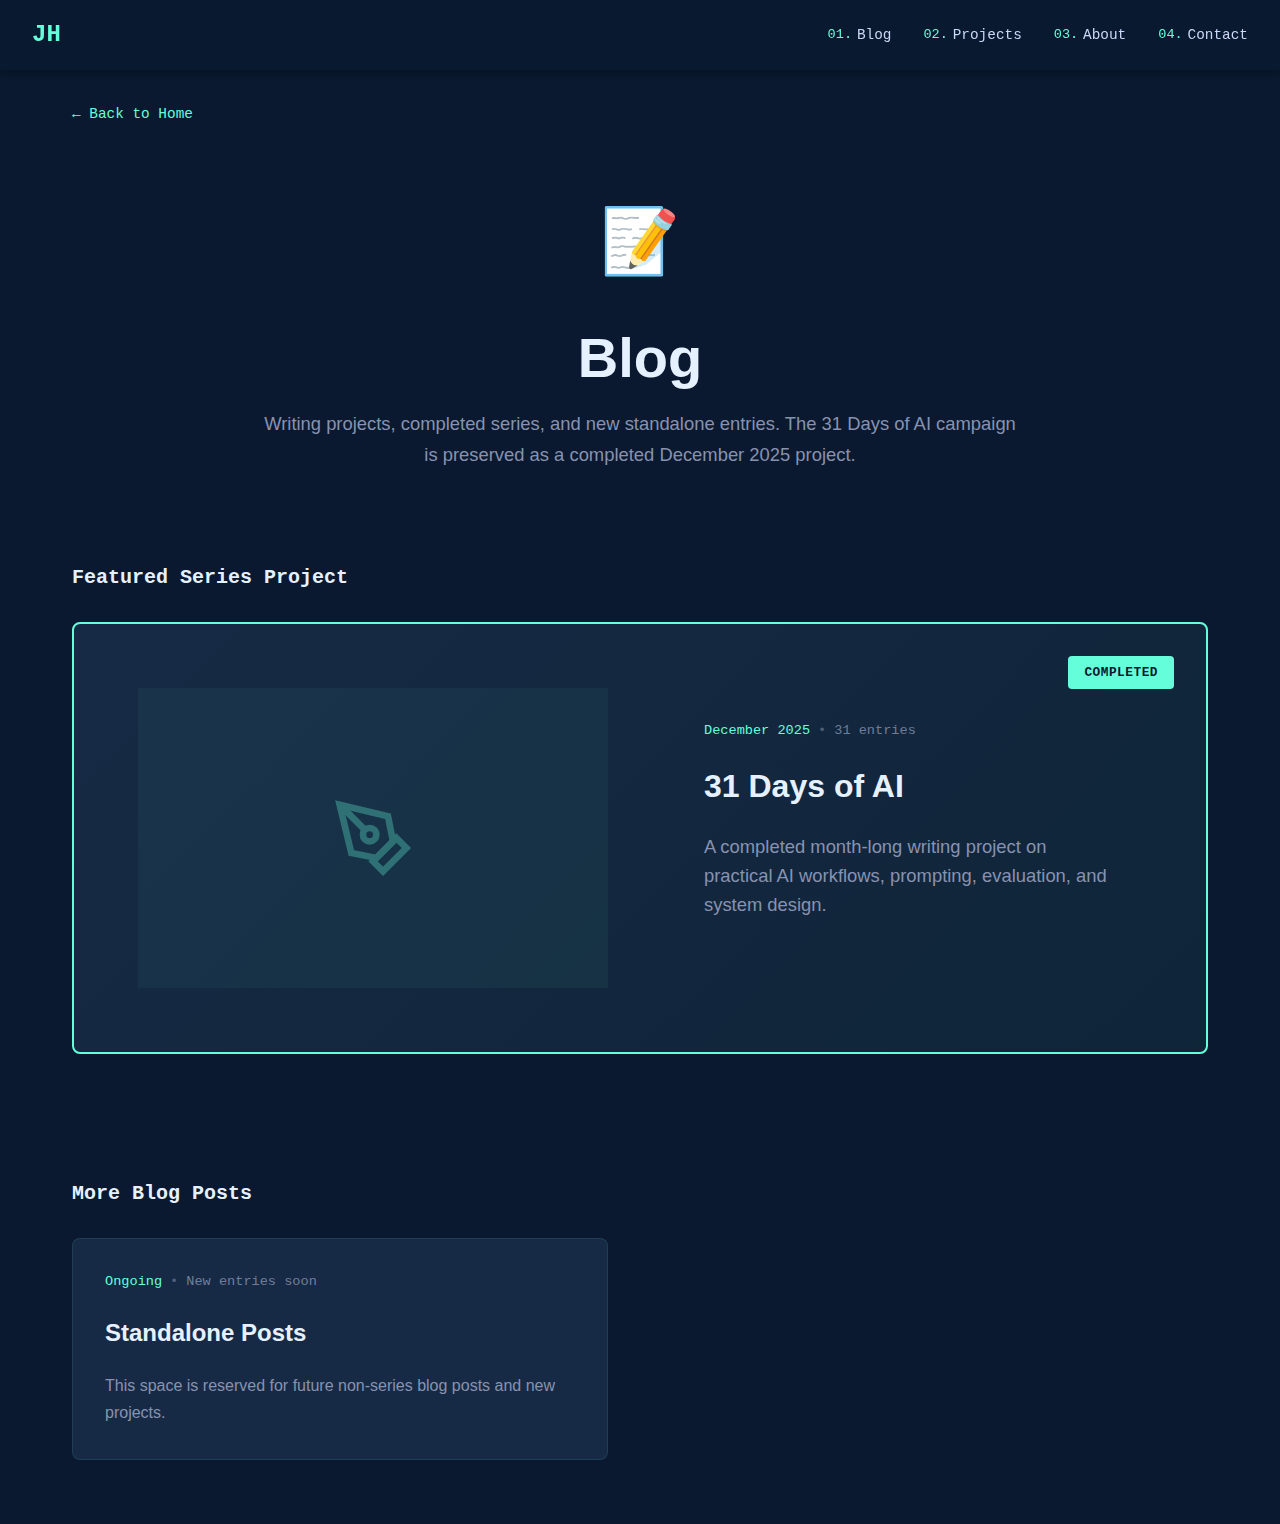
<file: docs/blog.html>
<!DOCTYPE html>
<html lang="en">
<head>
    <meta charset="UTF-8">
    <meta name="viewport" content="width=device-width, initial-scale=1.0">
    <meta name="description" content="Blog hub for Josiah Hunter, including completed series projects and new posts.">
    <title>📝 Blog | Josiah Hunter</title>
    <link rel="stylesheet" href="../styles.css">
    <style>
        .blog-page {
            padding-top: 100px;
            min-height: 100vh;
        }

        .blog-page__header {
            text-align: center;
            margin-bottom: var(--spacing-xl);
        }

        .blog-page__emoji {
            font-size: 4rem;
            display: block;
            margin-bottom: var(--spacing-md);
        }

        .blog-page__title {
            font-size: clamp(2rem, 5vw, 3.5rem);
            color: var(--color-heading);
            margin-bottom: var(--spacing-sm);
        }

        .blog-page__subtitle {
            font-size: 1.15rem;
            color: var(--color-text-secondary);
            max-width: 760px;
            margin: 0 auto;
            line-height: 1.7;
        }

        .blog-section-title {
            font-size: 1.25rem;
            color: var(--color-heading);
            margin: var(--spacing-lg) 0 var(--spacing-md);
            font-family: var(--font-mono);
        }

        .back-link {
            display: inline-flex;
            align-items: center;
            gap: 0.5rem;
            font-family: var(--font-mono);
            font-size: 0.9rem;
            color: var(--color-accent);
            margin-bottom: var(--spacing-lg);
        }

        .back-link:hover {
            text-decoration: underline;
        }

        .article-card__placeholder {
            color: var(--color-text-secondary);
            line-height: 1.7;
        }
    </style>
</head>
<body>
    <nav class="nav" id="nav">
        <div class="nav__container">
            <a href="../index.html#hero" class="nav__logo">JH</a>
            <ul class="nav__menu" id="navMenu">
                <li class="nav__item">
                    <a href="../index.html#blog" class="nav__link">
                        <span class="nav__number">01.</span> Blog
                    </a>
                </li>
                <li class="nav__item">
                    <a href="../index.html#projects" class="nav__link">
                        <span class="nav__number">02.</span> Projects
                    </a>
                </li>
                <li class="nav__item">
                    <a href="../index.html#about" class="nav__link">
                        <span class="nav__number">03.</span> About
                    </a>
                </li>
                <li class="nav__item">
                    <a href="../index.html#contact" class="nav__link">
                        <span class="nav__number">04.</span> Contact
                    </a>
                </li>
            </ul>
            <button class="nav__toggle" id="navToggle" aria-label="Toggle navigation">
                <span class="nav__toggle-line"></span>
                <span class="nav__toggle-line"></span>
                <span class="nav__toggle-line"></span>
            </button>
        </div>
    </nav>

    <section class="blog-page">
        <div class="container">
            <a href="../index.html#blog" class="back-link">← Back to Home</a>

            <div class="blog-page__header">
                <span class="blog-page__emoji">📝</span>
                <h1 class="blog-page__title">Blog</h1>
                <p class="blog-page__subtitle">
                    Writing projects, completed series, and new standalone entries. The 31 Days of AI campaign is preserved as a completed December 2025 project.
                </p>
            </div>

            <h2 class="blog-section-title">Featured Series Project</h2>
            <div class="articles__list">
                <article class="article-card article-card--featured">
                    <span class="article-card__badge">Completed</span>
                    <div class="article-card__thumbnail">
                        <div class="article-card__thumbnail-placeholder">
                            <svg viewBox="0 0 24 24" fill="none" stroke="currentColor" stroke-width="2">
                                <path d="M12 19l7-7 3 3-7 7-3-3z"/>
                                <path d="M18 13l-1.5-7.5L2 2l3.5 14.5L13 18l5-5z"/>
                                <path d="M2 2l7.586 7.586"/>
                                <circle cx="11" cy="11" r="2"/>
                            </svg>
                        </div>
                    </div>
                    <div class="article-card__content">
                        <div class="article-card__meta">
                            <time class="article-card__date">December 2025</time>
                            <span class="article-card__separator">•</span>
                            <span class="article-card__reading-time">31 entries</span>
                        </div>
                        <h3 class="article-card__title">
                            <a href="31-days-of-ai.html" class="article-card__link">31 Days of AI</a>
                        </h3>
                        <p class="article-card__summary">
                            A completed month-long writing project on practical AI workflows, prompting, evaluation, and system design.
                        </p>
                    </div>
                </article>
            </div>

            <h2 class="blog-section-title">More Blog Posts</h2>
            <div class="articles__list">
                <article class="article-card">
                    <div class="article-card__content">
                        <div class="article-card__meta">
                            <time class="article-card__date">Ongoing</time>
                            <span class="article-card__separator">•</span>
                            <span class="article-card__reading-time">New entries soon</span>
                        </div>
                        <h3 class="article-card__title">Standalone Posts</h3>
                        <p class="article-card__placeholder">
                            This space is reserved for future non-series blog posts and new projects.
                        </p>
                    </div>
                </article>
            </div>
        </div>
    </section>

    <script src="../script.js"></script>
</body>
</html>
</file>
<file: styles.css>
/* ===================================
   CSS Custom Properties (Variables)
   =================================== */
:root {
    /* Color Palette - Dark theme with teal accent */
    --color-bg: #0a192f;
    --color-bg-alt: #112240;
    --color-bg-card: #172a45;
    --color-text: #ccd6f6;
    --color-text-secondary: #8892b0;
    --color-accent: #64ffda;
    --color-accent-dark: #4ecfb3;
    --color-heading: #e6f1ff;
    
    /* Spacing */
    --spacing-xs: 0.5rem;
    --spacing-sm: 1rem;
    --spacing-md: 2rem;
    --spacing-lg: 4rem;
    --spacing-xl: 6rem;
    
    /* Typography */
    --font-sans: -apple-system, BlinkMacSystemFont, 'Segoe UI', 'Roboto', 'Oxygen', 'Ubuntu', 'Cantarell', 'Fira Sans', 'Droid Sans', 'Helvetica Neue', sans-serif;
    --font-mono: 'SF Mono', 'Fira Code', 'Fira Mono', 'Roboto Mono', 'Courier New', monospace;
    
    /* Transitions */
    --transition-fast: 0.2s ease;
    --transition-base: 0.3s ease;
    --transition-slow: 0.5s ease;
    
    /* Borders */
    --border-radius: 4px;
    --border-radius-lg: 8px;
    
    /* Shadows */
    --shadow-sm: 0 2px 8px rgba(0, 0, 0, 0.2);
    --shadow-md: 0 4px 16px rgba(0, 0, 0, 0.3);
    --shadow-lg: 0 8px 32px rgba(0, 0, 0, 0.4);
}

/* ===================================
   Global Resets & Base Styles
   =================================== */
* {
    margin: 0;
    padding: 0;
    box-sizing: border-box;
}

html {
    scroll-behavior: smooth;
    font-size: 16px;
}

body {
    font-family: var(--font-sans);
    background-color: var(--color-bg);
    color: var(--color-text);
    line-height: 1.6;
    overflow-x: hidden;
}

/* Typography */
h1, h2, h3, h4, h5, h6 {
    color: var(--color-heading);
    line-height: 1.2;
    font-weight: 600;
}

a {
    color: var(--color-accent);
    text-decoration: none;
    transition: color var(--transition-fast);
}

a:hover,
a:focus {
    color: var(--color-accent-dark);
}

/* Focus styles for accessibility */
*:focus-visible {
    outline: 2px solid var(--color-accent);
    outline-offset: 3px;
}

/* Container */
.container {
    max-width: 1200px;
    margin: 0 auto;
    padding: 0 var(--spacing-md);
}

/* ===================================
   Navigation
   =================================== */
.nav {
    position: fixed;
    top: 0;
    left: 0;
    right: 0;
    z-index: 1000;
    background-color: rgba(10, 25, 47, 0.95);
    backdrop-filter: blur(10px);
    box-shadow: 0 2px 8px rgba(0, 0, 0, 0.3);
    transition: transform var(--transition-base);
}

.nav.hidden {
    transform: translateY(-100%);
}

.nav__container {
    max-width: 1400px;
    margin: 0 auto;
    padding: var(--spacing-sm) var(--spacing-md);
    display: flex;
    justify-content: space-between;
    align-items: center;
}

.nav__logo {
    font-family: var(--font-mono);
    font-size: 1.5rem;
    font-weight: 700;
    color: var(--color-accent);
    transition: transform var(--transition-fast);
}

.nav__logo:hover {
    transform: scale(1.05);
}

.nav__menu {
    display: flex;
    list-style: none;
    gap: var(--spacing-md);
    align-items: center;
}

.nav__item {
    position: relative;
}

.nav__link {
    font-family: var(--font-mono);
    font-size: 0.9rem;
    color: var(--color-text);
    transition: color var(--transition-fast);
    display: flex;
    align-items: center;
    gap: 0.3rem;
}

.nav__link:hover,
.nav__link.active {
    color: var(--color-accent);
}

.nav__number {
    color: var(--color-accent);
    font-size: 0.85rem;
}

/* Mobile hamburger menu */
.nav__toggle {
    display: none;
    flex-direction: column;
    gap: 5px;
    background: transparent;
    border: none;
    cursor: pointer;
    padding: 0.5rem;
}

.nav__toggle-line {
    width: 25px;
    height: 2px;
    background-color: var(--color-accent);
    transition: all var(--transition-fast);
}

/* ===================================
   Social Icons (Global)
   =================================== */
.social-icon {
    width: 20px;
    height: 20px;
    transition: all var(--transition-base);
}

.social-icon--large {
    width: 24px;
    height: 24px;
}

/* ===================================
   Fixed Social Sidebar
   =================================== */
.social-sidebar {
    position: fixed;
    left: var(--spacing-md);
    bottom: 0;
    z-index: 100;
    display: flex;
    flex-direction: column;
    align-items: center;
    gap: var(--spacing-md);
}

.social-sidebar__list {
    list-style: none;
    display: flex;
    flex-direction: column;
    gap: var(--spacing-md);
    align-items: center;
}

.social-sidebar__link {
    display: flex;
    align-items: center;
    justify-content: center;
    width: 44px;
    height: 44px;
    color: var(--color-text-secondary);
    transition: all var(--transition-base);
    position: relative;
}

.social-sidebar__link:hover {
    color: var(--color-accent);
    transform: translateY(-3px);
}

.social-sidebar__link:hover .social-icon {
    filter: drop-shadow(0 0 8px var(--color-accent));
}

/* Vertical line below icons */
.social-sidebar__line {
    width: 1px;
    height: 90px;
    background-color: var(--color-text-secondary);
    opacity: 0.5;
}

/* Hide on mobile and tablet */
@media (max-width: 1024px) {
    .social-sidebar {
        display: none;
    }
}

/* ===================================
   Hero Section
   =================================== */
.hero {
    min-height: 100vh;
    display: flex;
    align-items: center;
    padding: var(--spacing-xl) 0;
}

.hero__container {
    max-width: 1200px;
    margin: 0 auto;
    padding: 0 var(--spacing-md);
    display: grid;
    grid-template-columns: 1fr 1fr;
    gap: var(--spacing-lg);
    align-items: center;
}

.hero__greeting {
    font-family: var(--font-mono);
    color: var(--color-accent);
    font-size: 1rem;
    margin-bottom: var(--spacing-sm);
}

.hero__name {
    font-size: clamp(2.5rem, 8vw, 4.5rem);
    margin-bottom: var(--spacing-xs);
    color: var(--color-heading);
}

.hero__tagline {
    font-size: clamp(1.5rem, 5vw, 3rem);
    color: var(--color-text-secondary);
    margin-bottom: var(--spacing-md);
    font-weight: 600;
}

.hero__description {
    font-size: 1.1rem;
    color: var(--color-text-secondary);
    max-width: 540px;
    margin-bottom: var(--spacing-md);
    line-height: 1.7;
}

.hero__cta-group {
    display: flex;
    gap: var(--spacing-md);
    margin-top: var(--spacing-sm);
    flex-wrap: wrap;
}

.hero__cta {
    display: inline-block;
    padding: 1rem 2rem;
    font-family: var(--font-mono);
    font-size: 0.95rem;
    border-radius: var(--border-radius);
    transition: all var(--transition-base);
    text-align: center;
    min-width: 180px;
}

.hero__cta--primary {
    background-color: var(--color-accent);
    color: var(--color-bg);
    border: 2px solid var(--color-accent);
    font-weight: 600;
}

.hero__cta--primary:hover {
    background-color: var(--color-accent-dark);
    border-color: var(--color-accent-dark);
    transform: translateY(-3px);
    box-shadow: 0 10px 30px rgba(100, 255, 218, 0.3);
    color: var(--color-bg);
}

.hero__cta--secondary {
    background-color: transparent;
    border: 2px solid var(--color-accent);
    color: var(--color-accent);
}

.hero__cta--secondary:hover {
    background-color: rgba(100, 255, 218, 0.1);
    transform: translateY(-3px);
    box-shadow: 0 10px 30px rgba(100, 255, 218, 0.2);
}

/* Hero Social Links */
.hero__social {
    display: flex;
    gap: var(--spacing-md);
    margin-top: var(--spacing-md);
    padding-top: var(--spacing-md);
    border-top: 1px solid rgba(100, 255, 218, 0.1);
}

.hero__social-link {
    display: flex;
    align-items: center;
    justify-content: center;
    width: 44px;
    height: 44px;
    color: var(--color-text-secondary);
    transition: all var(--transition-base);
    border-radius: var(--border-radius);
}

.hero__social-link:hover {
    color: var(--color-accent);
    background-color: rgba(100, 255, 218, 0.1);
    transform: translateY(-3px);
}

.hero__social-link:hover .social-icon {
    filter: drop-shadow(0 0 8px var(--color-accent));
}

/* Hero Visual - Split Card */
.hero__visual {
    display: flex;
    justify-content: center;
    align-items: center;
}

.split-card {
    position: relative;
    width: 100%;
    max-width: 400px;
    height: 400px;
    display: grid;
    grid-template-columns: 1fr 1fr;
    gap: 1rem;
    perspective: 1000px;
}

.split-card__side {
    display: flex;
    flex-direction: column;
    align-items: center;
    justify-content: center;
    gap: var(--spacing-md);
    background-color: var(--color-bg-card);
    border: 1px solid rgba(100, 255, 218, 0.2);
    border-radius: var(--border-radius-lg);
    padding: var(--spacing-md);
    transition: all var(--transition-base);
    cursor: pointer;
    text-decoration: none;
}

.split-card__side:hover {
    transform: translateY(-10px) rotateY(5deg);
    border-color: var(--color-accent);
    box-shadow: var(--shadow-lg);
}

.split-card__side--design:hover {
    transform: translateY(-10px) rotateY(-5deg);
}

.split-card__icon {
    width: 80px;
    height: 80px;
    color: var(--color-accent);
}

.split-card__label {
    font-family: var(--font-mono);
    font-size: 1.2rem;
    color: var(--color-text);
    font-weight: 600;
}

/* ===================================
   Animations
   =================================== */
.fade-in {
    animation: fadeInUp 0.8s ease both;
}

.hero__content {
    animation-delay: 0.1s;
}

.hero__visual {
    animation-delay: 0.3s;
}

@keyframes fadeInUp {
    from {
        opacity: 0;
        transform: translateY(30px);
    }
    to {
        opacity: 1;
        transform: translateY(0);
    }
}

/* Reveal on scroll animation */
.reveal-on-scroll {
    opacity: 0;
    transform: translateY(30px);
    transition: all 0.6s ease;
}

.reveal-on-scroll.revealed {
    opacity: 1;
    transform: translateY(0);
}

/* ===================================
   Section Headings
   =================================== */
.section-heading {
    display: flex;
    align-items: center;
    gap: var(--spacing-sm);
    margin-bottom: var(--spacing-lg);
    font-size: clamp(1.75rem, 4vw, 2.5rem);
}

.section-heading__number {
    font-family: var(--font-mono);
    color: var(--color-accent);
    font-size: clamp(1.25rem, 3vw, 1.75rem);
    font-weight: 400;
}

.section-heading::after {
    content: '';
    flex: 1;
    height: 1px;
    background-color: rgba(100, 255, 218, 0.2);
    margin-left: var(--spacing-md);
    max-width: 300px;
}

/* ===================================
   About Section
   =================================== */
.about {
    padding: var(--spacing-xl) 0;
    min-height: 100vh;
    display: flex;
    align-items: center;
}

.about__content {
    display: grid;
    grid-template-columns: 2fr 1fr;
    gap: var(--spacing-lg);
}

.about__text p {
    font-size: 1.1rem;
    color: var(--color-text-secondary);
    margin-bottom: var(--spacing-md);
    line-height: 1.7;
}

.about__details {
    display: grid;
    grid-template-columns: 1fr;
    gap: var(--spacing-md);
}

.detail-card {
    background-color: var(--color-bg-card);
    padding: var(--spacing-md);
    border-radius: var(--border-radius-lg);
    border: 1px solid rgba(100, 255, 218, 0.1);
    transition: all var(--transition-base);
}

.detail-card:hover {
    border-color: var(--color-accent);
    transform: translateX(5px);
}

.detail-card__heading {
    font-family: var(--font-mono);
    font-size: 0.9rem;
    color: var(--color-accent);
    margin-bottom: var(--spacing-xs);
    text-transform: uppercase;
    letter-spacing: 0.5px;
}

.detail-card__text {
    color: var(--color-text);
    font-size: 1rem;
}

/* ===================================
   Projects Section
   =================================== */
.projects {
    padding: var(--spacing-xl) 0;
}

.projects__grid {
    display: grid;
    grid-template-columns: repeat(auto-fill, minmax(380px, 1fr));
    gap: var(--spacing-lg);
}

/* Project Cards */
.project-card {
    position: relative;
    background-color: var(--color-bg-card);
    border-radius: var(--border-radius-lg);
    border: 1px solid rgba(100, 255, 218, 0.1);
    overflow: hidden;
    transition: all var(--transition-base);
    display: flex;
    flex-direction: column;
}

.project-card:hover {
    transform: translateY(-8px);
    border-color: var(--color-accent);
    box-shadow: 0 20px 50px rgba(100, 255, 218, 0.2);
}

/* Featured Project Cards */
.project-card--featured {
    grid-column: span 1;
}

@media (min-width: 768px) {
    .project-card--featured {
        grid-column: span 2;
    }
    
    .projects__grid {
        grid-template-columns: repeat(2, 1fr);
    }
}

/* Project Badges */
.project-card__badges {
    position: absolute;
    top: var(--spacing-sm);
    right: var(--spacing-sm);
    display: flex;
    gap: var(--spacing-xs);
    z-index: 2;
}

.project-badge {
    font-family: var(--font-mono);
    font-size: 0.7rem;
    padding: 0.4rem 0.8rem;
    border-radius: var(--border-radius);
    font-weight: 600;
    text-transform: uppercase;
    letter-spacing: 0.05em;
    backdrop-filter: blur(10px);
}

.project-badge--featured {
    background-color: rgba(100, 255, 218, 0.95);
    color: var(--color-bg);
}

.project-badge--status {
    background-color: rgba(10, 25, 47, 0.9);
    border: 1px solid rgba(100, 255, 218, 0.3);
    color: var(--color-text);
}

.project-badge--active {
    border-color: #4ade80;
    color: #4ade80;
}

.project-badge--maintained {
    border-color: #60a5fa;
    color: #60a5fa;
}

/* Project Thumbnail */
.project-card__thumbnail {
    position: relative;
    width: 100%;
    height: 220px;
    background: linear-gradient(135deg, var(--color-bg-alt) 0%, var(--color-bg) 100%);
    display: flex;
    align-items: center;
    justify-content: center;
    overflow: hidden;
}

.project-card__thumbnail-placeholder {
    color: rgba(100, 255, 218, 0.3);
    transition: all var(--transition-base);
}

.project-card__thumbnail-placeholder svg {
    width: 80px;
    height: 80px;
}

.project-card:hover .project-card__thumbnail-placeholder {
    transform: scale(1.1);
    color: rgba(100, 255, 218, 0.5);
}

/* Thumbnail Overlay */
.project-card__thumbnail-overlay {
    position: absolute;
    inset: 0;
    background: linear-gradient(180deg, transparent 0%, rgba(10, 25, 47, 0.8) 100%);
    display: flex;
    align-items: flex-end;
    justify-content: center;
    padding-bottom: var(--spacing-md);
    opacity: 0;
    transition: opacity var(--transition-base);
}

.project-card:hover .project-card__thumbnail-overlay {
    opacity: 1;
}

.project-card__view-hint {
    font-family: var(--font-mono);
    font-size: 0.9rem;
    color: var(--color-accent);
    font-weight: 600;
    transform: translateY(10px);
    transition: transform var(--transition-base);
}

.project-card:hover .project-card__view-hint {
    transform: translateY(0);
}

/* Project Content */
.project-card__content {
    padding: var(--spacing-md);
    display: flex;
    flex-direction: column;
    gap: var(--spacing-sm);
    flex-grow: 1;
}

/* Project Header */
.project-card__header {
    display: flex;
    justify-content: space-between;
    align-items: center;
    gap: var(--spacing-sm);
    margin-bottom: var(--spacing-xs);
}

.project-card__language {
    display: flex;
    align-items: center;
    gap: 0.5rem;
}

.language-dot {
    width: 12px;
    height: 12px;
    border-radius: 50%;
    display: inline-block;
}

.language-dot--javascript {
    background-color: #f7df1e;
}

.language-dot--typescript {
    background-color: #3178c6;
}

.language-dot--python {
    background-color: #3776ab;
}

.language-dot--react {
    background-color: #61dafb;
}

.language-name {
    font-family: var(--font-mono);
    font-size: 0.85rem;
    color: var(--color-text-secondary);
}

.project-card__updated {
    font-family: var(--font-mono);
    font-size: 0.75rem;
    color: var(--color-text-secondary);
    white-space: nowrap;
}

/* Project Title and Description */
.project-card__title {
    font-size: 1.5rem;
    color: var(--color-heading);
    margin: 0;
    line-height: 1.3;
}

.project-card__description {
    color: var(--color-text-secondary);
    line-height: 1.7;
    flex-grow: 1;
}

/* Tech Stack */
.project-card__tech {
    display: flex;
    flex-wrap: wrap;
    gap: var(--spacing-xs);
    list-style: none;
    margin: var(--spacing-sm) 0;
}

.tech-badge {
    font-family: var(--font-mono);
    font-size: 0.75rem;
    padding: 0.35rem 0.75rem;
    background-color: rgba(100, 255, 218, 0.1);
    color: var(--color-accent);
    border-radius: var(--border-radius);
    border: 1px solid rgba(100, 255, 218, 0.2);
    transition: all var(--transition-fast);
}

.tech-badge:hover {
    background-color: rgba(100, 255, 218, 0.2);
    transform: translateY(-2px);
}

/* Project Footer */
.project-card__footer {
    display: flex;
    justify-content: space-between;
    align-items: center;
    gap: var(--spacing-md);
    padding-top: var(--spacing-sm);
    border-top: 1px solid rgba(100, 255, 218, 0.1);
    margin-top: auto;
}

/* Project Stats (GitHub stars, forks) */
.project-stats {
    display: flex;
    gap: var(--spacing-md);
    align-items: center;
}

.project-stat {
    display: flex;
    align-items: center;
    gap: 0.4rem;
    font-family: var(--font-mono);
    font-size: 0.85rem;
    color: var(--color-text-secondary);
}

.project-stat svg {
    width: 16px;
    height: 16px;
    fill: currentColor;
}

/* Project Links */
.project-card__links {
    display: flex;
    gap: var(--spacing-md);
    align-items: center;
}

.project-card__link {
    display: flex;
    align-items: center;
    gap: 0.4rem;
    font-family: var(--font-mono);
    font-size: 0.85rem;
    color: var(--color-text-secondary);
    transition: all var(--transition-fast);
    text-decoration: none;
}

.project-card__link svg {
    width: 18px;
    height: 18px;
    fill: currentColor;
}

.project-card__link:hover {
    color: var(--color-accent);
    transform: translateX(3px);
}

.project-card__link--primary {
    color: var(--color-accent);
    font-weight: 600;
}

.project-card__link--primary:hover {
    color: var(--color-accent-dark);
}

/* Responsive Adjustments */
@media (max-width: 767px) {
    .projects__grid {
        grid-template-columns: 1fr;
    }
    
    .project-card__header {
        flex-direction: column;
        align-items: flex-start;
    }
    
    .project-card__footer {
        flex-direction: column;
        align-items: flex-start;
        gap: var(--spacing-sm);
    }
}


/* ===================================
   Articles Section
   =================================== */
.articles {
    padding: var(--spacing-xl) 0;
}

.articles__list {
    display: grid;
    grid-template-columns: repeat(auto-fill, minmax(350px, 1fr));
    gap: var(--spacing-lg);
    margin-bottom: var(--spacing-lg);
}

/* Article Cards */
.article-card {
    background-color: var(--color-bg-card);
    border-radius: var(--border-radius-lg);
    border: 1px solid rgba(100, 255, 218, 0.1);
    overflow: hidden;
    transition: all var(--transition-base);
    display: flex;
    flex-direction: column;
    position: relative;
}

.article-card:hover {
    transform: translateY(-5px);
    border-color: var(--color-accent);
    box-shadow: 0 10px 40px rgba(100, 255, 218, 0.15);
}

/* Featured Article */
.article-card--featured {
    grid-column: 1 / -1;
    display: grid;
    grid-template-columns: 1fr 1fr;
    gap: var(--spacing-lg);
    padding: var(--spacing-lg);
    background: linear-gradient(135deg, var(--color-bg-card) 0%, rgba(100, 255, 218, 0.05) 100%);
    border: 2px solid var(--color-accent);
    margin-bottom: var(--spacing-lg);
}

.article-card--featured .article-card__thumbnail {
    height: 100%;
    min-height: 300px;
}

.article-card--featured .article-card__title {
    font-size: 2rem;
}

.article-card--featured .article-card__summary {
    font-size: 1.15rem;
}

.article-card__badge {
    position: absolute;
    top: var(--spacing-md);
    right: var(--spacing-md);
    background-color: var(--color-accent);
    color: var(--color-bg);
    padding: 0.4rem 1rem;
    border-radius: var(--border-radius);
    font-family: var(--font-mono);
    font-size: 0.8rem;
    font-weight: 700;
    text-transform: uppercase;
    letter-spacing: 0.5px;
    z-index: 10;
}

/* Article Thumbnail */
.article-card__thumbnail {
    width: 100%;
    height: 200px;
    background-color: rgba(100, 255, 218, 0.05);
    display: flex;
    align-items: center;
    justify-content: center;
    position: relative;
    overflow: hidden;
}

.article-card__thumbnail-placeholder {
    width: 80px;
    height: 80px;
    color: var(--color-accent);
    opacity: 0.3;
    transition: all var(--transition-base);
}

.article-card__thumbnail-placeholder svg {
    width: 100%;
    height: 100%;
}

.article-card:hover .article-card__thumbnail-placeholder {
    opacity: 0.6;
    transform: scale(1.1) rotate(5deg);
}

/* Article Content */
.article-card__content {
    padding: var(--spacing-md);
    display: flex;
    flex-direction: column;
    gap: var(--spacing-sm);
    flex-grow: 1;
}

.article-card__meta {
    display: flex;
    align-items: center;
    gap: var(--spacing-xs);
    font-family: var(--font-mono);
    font-size: 0.85rem;
    color: var(--color-text-secondary);
}

.article-card__date {
    color: var(--color-accent);
}

.article-card__separator {
    opacity: 0.5;
}

.article-card__reading-time {
    opacity: 0.8;
}

/* Category Tags */
.article-card__categories {
    display: flex;
    flex-wrap: wrap;
    gap: var(--spacing-xs);
}

.article-category {
    font-family: var(--font-mono);
    font-size: 0.75rem;
    padding: 0.25rem 0.75rem;
    border-radius: var(--border-radius);
    font-weight: 600;
    text-transform: uppercase;
    letter-spacing: 0.5px;
    border: 1px solid;
}

.article-category--javascript {
    background-color: rgba(247, 223, 30, 0.1);
    color: #f7df1e;
    border-color: rgba(247, 223, 30, 0.3);
}

.article-category--react {
    background-color: rgba(97, 218, 251, 0.1);
    color: #61dafb;
    border-color: rgba(97, 218, 251, 0.3);
}

.article-category--css {
    background-color: rgba(38, 77, 228, 0.2);
    color: #68a5f8;
    border-color: rgba(38, 77, 228, 0.4);
}

.article-category--career {
    background-color: rgba(255, 121, 198, 0.1);
    color: #ff79c6;
    border-color: rgba(255, 121, 198, 0.3);
}

.article-category--tutorials {
    background-color: rgba(189, 147, 249, 0.1);
    color: #bd93f9;
    border-color: rgba(189, 147, 249, 0.3);
}

.article-card__title {
    font-size: 1.5rem;
    margin: var(--spacing-xs) 0;
    line-height: 1.3;
}

.article-card__link {
    color: var(--color-heading);
    transition: color var(--transition-fast);
}

.article-card__link:hover {
    color: var(--color-accent);
}

.article-card__summary {
    color: var(--color-text-secondary);
    font-size: 1rem;
    line-height: 1.6;
    flex-grow: 1;
}

/* Category Filters */
.category-filters {
    display: flex;
    flex-wrap: wrap;
    gap: var(--spacing-sm);
    margin-bottom: var(--spacing-lg);
    padding: var(--spacing-md) 0;
    border-top: 1px solid rgba(100, 255, 218, 0.1);
    border-bottom: 1px solid rgba(100, 255, 218, 0.1);
}

.category-filter {
    font-family: var(--font-mono);
    font-size: 0.9rem;
    padding: 0.6rem 1.2rem;
    background-color: transparent;
    border: 1px solid rgba(100, 255, 218, 0.3);
    color: var(--color-text);
    border-radius: var(--border-radius);
    cursor: pointer;
    transition: all var(--transition-fast);
}

.category-filter:hover {
    background-color: rgba(100, 255, 218, 0.1);
    border-color: var(--color-accent);
    color: var(--color-accent);
}

.category-filter--active {
    background-color: var(--color-accent);
    border-color: var(--color-accent);
    color: var(--color-bg);
    font-weight: 600;
}

.category-filter--active:hover {
    background-color: var(--color-accent-dark);
    border-color: var(--color-accent-dark);
    color: var(--color-bg);
}

/* Hidden Articles (for Load More) */
.article-card--hidden {
    display: none;
}

/* Load More Button */
.articles__load-more {
    display: flex;
    justify-content: center;
    margin-top: var(--spacing-lg);
}

.load-more-btn {
    display: flex;
    align-items: center;
    gap: var(--spacing-xs);
    padding: 1rem 2rem;
    font-family: var(--font-mono);
    font-size: 0.95rem;
    background-color: transparent;
    border: 2px solid var(--color-accent);
    color: var(--color-accent);
    border-radius: var(--border-radius);
    cursor: pointer;
    transition: all var(--transition-base);
}

.load-more-btn:hover {
    background-color: rgba(100, 255, 218, 0.1);
    transform: translateY(-3px);
    box-shadow: 0 10px 30px rgba(100, 255, 218, 0.2);
}

.load-more-btn__icon {
    width: 20px;
    height: 20px;
    transition: transform var(--transition-base);
}

.load-more-btn:hover .load-more-btn__icon {
    transform: translateY(3px);
}

.load-more-btn--hidden {
    display: none;
}

/* ===================================
   Contact Section
   =================================== */
.contact {
    padding: var(--spacing-xl) 0;
    min-height: 100vh;
    display: flex;
    align-items: center;
}

.contact__content {
    max-width: 700px;
    margin: 0 auto;
}

.contact__text {
    font-size: 1.1rem;
    color: var(--color-text-secondary);
    text-align: center;
    margin-bottom: var(--spacing-lg);
    line-height: 1.7;
}

/* Contact Form */
.contact-form {
    display: flex;
    flex-direction: column;
    gap: var(--spacing-md);
    margin-bottom: var(--spacing-lg);
}

.contact-form__group {
    display: flex;
    flex-direction: column;
    gap: var(--spacing-xs);
}

.contact-form__label {
    font-family: var(--font-mono);
    font-size: 0.9rem;
    color: var(--color-accent);
}

.contact-form__input,
.contact-form__textarea {
    padding: 0.875rem;
    background-color: var(--color-bg-card);
    border: 1px solid rgba(100, 255, 218, 0.2);
    border-radius: var(--border-radius);
    color: var(--color-text);
    font-family: var(--font-sans);
    font-size: 1rem;
    transition: all var(--transition-fast);
}

.contact-form__input:focus,
.contact-form__textarea:focus {
    outline: none;
    border-color: var(--color-accent);
    box-shadow: 0 0 0 3px rgba(100, 255, 218, 0.1);
}

.contact-form__textarea {
    resize: vertical;
    min-height: 150px;
}

.contact-form__submit {
    padding: 1rem 2rem;
    background-color: transparent;
    border: 2px solid var(--color-accent);
    color: var(--color-accent);
    font-family: var(--font-mono);
    font-size: 1rem;
    border-radius: var(--border-radius);
    cursor: pointer;
    transition: all var(--transition-base);
    align-self: flex-start;
}

.contact-form__submit:hover {
    background-color: rgba(100, 255, 218, 0.1);
    transform: translateY(-3px);
    box-shadow: 0 10px 30px rgba(100, 255, 218, 0.2);
}

/* Contact Links */
.contact__links {
    display: flex;
    justify-content: center;
    gap: var(--spacing-md);
    flex-wrap: wrap;
}

.contact__link {
    font-family: var(--font-mono);
    font-size: 1rem;
    padding: 0.75rem 1.5rem;
    border: 1px solid rgba(100, 255, 218, 0.3);
    border-radius: var(--border-radius);
    transition: all var(--transition-base);
    display: flex;
    align-items: center;
    gap: var(--spacing-xs);
}

.contact__link-icon {
    width: 20px;
    height: 20px;
    transition: all var(--transition-base);
}

.contact__link:hover {
    background-color: rgba(100, 255, 218, 0.1);
    border-color: var(--color-accent);
    transform: translateY(-3px);
}

.contact__link:hover .contact__link-icon {
    filter: drop-shadow(0 0 6px var(--color-accent));
    transform: scale(1.1);
}

/* Success Message */
.success-message {
    position: fixed;
    bottom: -100px;
    left: 50%;
    transform: translateX(-50%);
    background-color: var(--color-accent);
    color: var(--color-bg);
    padding: var(--spacing-md) var(--spacing-lg);
    border-radius: var(--border-radius-lg);
    box-shadow: var(--shadow-lg);
    transition: bottom var(--transition-base);
    z-index: 2000;
    font-weight: 600;
}

.success-message.show {
    bottom: var(--spacing-md);
}

/* ===================================
   Article Page & Markdown Styles
   =================================== */
.article-page {
    padding-top: 100px; /* Space for fixed nav */
    padding-bottom: var(--spacing-xl);
    min-height: 100vh;
}

.article-navigation {
    margin-bottom: var(--spacing-lg);
}

.back-link {
    font-family: var(--font-mono);
    font-size: 0.9rem;
    color: var(--color-accent);
    display: inline-flex;
    align-items: center;
    gap: 0.5rem;
}

.back-link:hover {
    text-decoration: underline;
}

.article-content {
    max-width: 800px;
    margin: 0 auto;
    color: var(--color-text-secondary);
    font-size: 1.1rem;
    line-height: 1.8;
}

.article-content h1,
.article-content h2,
.article-content h3,
.article-content h4,
.article-content h5,
.article-content h6 {
    color: var(--color-heading);
    margin-top: 3.5rem;
    margin-bottom: 1.5rem;
    line-height: 1.3;
}

.article-content h1 {
    font-size: 2.5rem;
    margin-top: 0;
    margin-bottom: 2.5rem;
    padding-bottom: 0;
    border-bottom: none;
}

.article-content h2 {
    font-size: 1.8rem;
    padding-bottom: 0;
    border-bottom: none;
}

.article-content h3 {
    font-size: 1.4rem;
}

.article-content p {
    margin-bottom: 2rem;
}

.article-content ul,
.article-content ol {
    margin-bottom: 2rem;
    padding-left: 1.5rem;
}

.article-content li {
    margin-bottom: 0.75rem;
}

.article-content a {
    color: var(--color-accent);
    text-decoration: none;
    border-bottom: 1px solid transparent;
    transition: border-color var(--transition-fast);
}

.article-content a:hover {
    border-bottom-color: var(--color-accent);
}

.article-content blockquote {
    border-left: 4px solid var(--color-accent);
    padding-left: 1.5rem;
    margin: 2rem 0;
    font-style: italic;
    color: var(--color-text);
    background: rgba(100, 255, 218, 0.05);
    padding: 1.5rem;
    border-radius: 0 var(--border-radius) var(--border-radius) 0;
}

.article-content code {
    font-family: var(--font-mono);
    font-size: 0.9em;
    background-color: rgba(100, 255, 218, 0.1);
    color: var(--color-accent);
    padding: 0.2em 0.4em;
    border-radius: 3px;
}

.article-content pre {
    background-color: var(--color-bg-alt);
    padding: 1.5rem;
    border-radius: var(--border-radius);
    overflow-x: auto;
    margin-bottom: 1.5rem;
    border: 1px solid rgba(100, 255, 218, 0.1);
}

.article-content pre code {
    background-color: transparent;
    padding: 0;
    color: var(--color-text);
    font-size: 0.9rem;
}

.article-content img {
    max-width: 100%;
    height: auto;
    border-radius: var(--border-radius);
    margin: 2rem 0;
    border: 1px solid rgba(100, 255, 218, 0.1);
}

.article-content table {
    width: 100%;
    border-collapse: collapse;
    margin-bottom: 2rem;
    font-size: 0.95rem;
}

.article-content th,
.article-content td {
    padding: 0.75rem;
    border: 1px solid rgba(100, 255, 218, 0.2);
    text-align: left;
}

.article-content th {
    background-color: rgba(100, 255, 218, 0.1);
    color: var(--color-accent);
    font-weight: 600;
}

.article-content tr:nth-child(even) {
    background-color: rgba(255, 255, 255, 0.02);
}

.loading-spinner {
    text-align: center;
    padding: 3rem;
    color: var(--color-accent);
    font-family: var(--font-mono);
}

/* ===================================
   Footer
   =================================== */
.footer {
    padding: var(--spacing-lg) 0;
    border-top: 1px solid rgba(100, 255, 218, 0.1);
}

.footer__content {
    display: flex;
    justify-content: space-between;
    align-items: center;
    gap: var(--spacing-md);
    flex-wrap: wrap;
}

.footer__info {
    display: flex;
    align-items: center;
    gap: var(--spacing-md);
    flex-wrap: wrap;
}

.footer__text {
    font-family: var(--font-mono);
    font-size: 0.9rem;
    color: var(--color-text-secondary);
}

.footer__back-to-top {
    font-family: var(--font-mono);
    font-size: 0.9rem;
    color: var(--color-accent);
    transition: transform var(--transition-fast);
}

.footer__back-to-top:hover {
    transform: translateY(-3px);
}

/* Footer Social Links */
.footer__social {
    display: flex;
    gap: var(--spacing-md);
    align-items: center;
}

.footer__social-link {
    display: flex;
    align-items: center;
    justify-content: center;
    width: 44px;
    height: 44px;
    color: var(--color-text-secondary);
    transition: all var(--transition-base);
    border-radius: var(--border-radius);
}

.footer__social-link:hover {
    color: var(--color-accent);
    background-color: rgba(100, 255, 218, 0.1);
    transform: translateY(-3px);
}

.footer__social-link:hover .social-icon {
    filter: drop-shadow(0 0 8px var(--color-accent));
}

/* ===================================
   Responsive Design - Mobile
   =================================== */
@media (max-width: 768px) {
    /* Navigation */
    .nav__menu {
        position: fixed;
        top: 70px;
        right: -100%;
        width: 70%;
        max-width: 300px;
        height: calc(100vh - 70px);
        background-color: var(--color-bg-alt);
        flex-direction: column;
        padding: var(--spacing-lg) var(--spacing-md);
        gap: var(--spacing-md);
        transition: right var(--transition-base);
        box-shadow: var(--shadow-lg);
        align-items: flex-start;
    }
    
    .nav__menu.active {
        right: 0;
    }
    
    .nav__toggle {
        display: flex;
    }
    
    .nav__toggle.active .nav__toggle-line:nth-child(1) {
        transform: rotate(45deg) translate(7px, 7px);
    }
    
    .nav__toggle.active .nav__toggle-line:nth-child(2) {
        opacity: 0;
    }
    
    .nav__toggle.active .nav__toggle-line:nth-child(3) {
        transform: rotate(-45deg) translate(7px, -7px);
    }
    
    /* Hero */
    .hero__container {
        grid-template-columns: 1fr;
        text-align: center;
        gap: var(--spacing-md);
    }
    
    .hero__description {
        max-width: 100%;
    }
    
    .hero__cta-group {
        flex-direction: column;
        width: 100%;
    }
    
    .hero__cta {
        width: 100%;
    }
    
    .hero__social {
        justify-content: center;
    }
    
    .split-card {
        max-width: 300px;
        height: 300px;
    }
    
    .split-card__icon {
        width: 60px;
        height: 60px;
    }
    
    /* About */
    .about__content {
        grid-template-columns: 1fr;
    }
    
    /* Articles */
    .articles__list {
        grid-template-columns: 1fr;
    }
    
    .article-card--featured {
        grid-template-columns: 1fr;
    }
    
    .article-card--featured .article-card__thumbnail {
        min-height: 200px;
    }
    
    .category-filters {
        gap: var(--spacing-xs);
    }
    
    .category-filter {
        font-size: 0.8rem;
        padding: 0.5rem 1rem;
    }
    
    /* Projects */
    .projects__grid {
        grid-template-columns: 1fr;
    }
    
    /* Spacing adjustments */
    :root {
        --spacing-lg: 3rem;
        --spacing-xl: 4rem;
    }
    
    .section-heading::after {
        display: none;
    }
    
    /* Footer */
    .footer__content {
        flex-direction: column;
        text-align: center;
    }
    
    .footer__info {
        flex-direction: column;
        text-align: center;
    }
    
    .footer__social {
        justify-content: center;
    }
}

@media (max-width: 480px) {
    html {
        font-size: 14px;
    }
    
    .hero__name {
        font-size: 2rem;
    }
    
    .hero__tagline {
        font-size: 1.25rem;
    }
    
    .split-card {
        grid-template-columns: 1fr;
        height: auto;
        gap: 0.75rem;
    }
    
    .split-card__side {
        padding: var(--spacing-sm);
    }
}

/* ===================================
   Campaign Section (31 Days of AI)
   =================================== */
.campaign-banner {
    background: linear-gradient(135deg, rgba(100, 255, 218, 0.1) 0%, var(--color-bg-card) 100%);
    border: 1px solid var(--color-accent);
    border-radius: var(--border-radius-lg);
    padding: var(--spacing-md);
    margin-bottom: var(--spacing-lg);
    display: flex;
    flex-direction: column;
    gap: var(--spacing-sm);
    position: relative;
    overflow: hidden;
}

.campaign-banner::before {
    content: '';
    position: absolute;
    top: 0;
    left: 0;
    width: 4px;
    height: 100%;
    background-color: var(--color-accent);
}

.campaign-banner__header {
    display: flex;
    justify-content: space-between;
    align-items: center;
    flex-wrap: wrap;
    gap: var(--spacing-sm);
}

.campaign-banner__title {
    font-size: 1.5rem;
    color: var(--color-heading);
    margin: 0;
    display: flex;
    align-items: center;
    gap: var(--spacing-sm);
}

.campaign-banner__badge {
    background-color: var(--color-accent);
    color: var(--color-bg);
    font-family: var(--font-mono);
    font-size: 0.75rem;
    padding: 0.25rem 0.5rem;
    border-radius: var(--border-radius);
    font-weight: 700;
    text-transform: uppercase;
}

.campaign-banner__counter {
    font-family: var(--font-mono);
    color: var(--color-accent);
    font-size: 0.9rem;
}

.campaign-banner__content {
    display: flex;
    flex-direction: column;
    gap: var(--spacing-xs);
}

.campaign-banner__latest {
    font-size: 1.1rem;
    color: var(--color-text);
    font-weight: 600;
}

.campaign-banner__desc {
    color: var(--color-text-secondary);
    font-size: 0.95rem;
    max-width: 800px;
}

.campaign-banner__actions {
    margin-top: var(--spacing-sm);
    display: flex;
    gap: var(--spacing-md);
}

.campaign-banner__link {
    font-family: var(--font-mono);
    font-size: 0.9rem;
    color: var(--color-accent);
    display: flex;
    align-items: center;
    gap: 0.5rem;
    font-weight: 600;
}

.campaign-banner__link:hover {
    text-decoration: underline;
}
</file>
